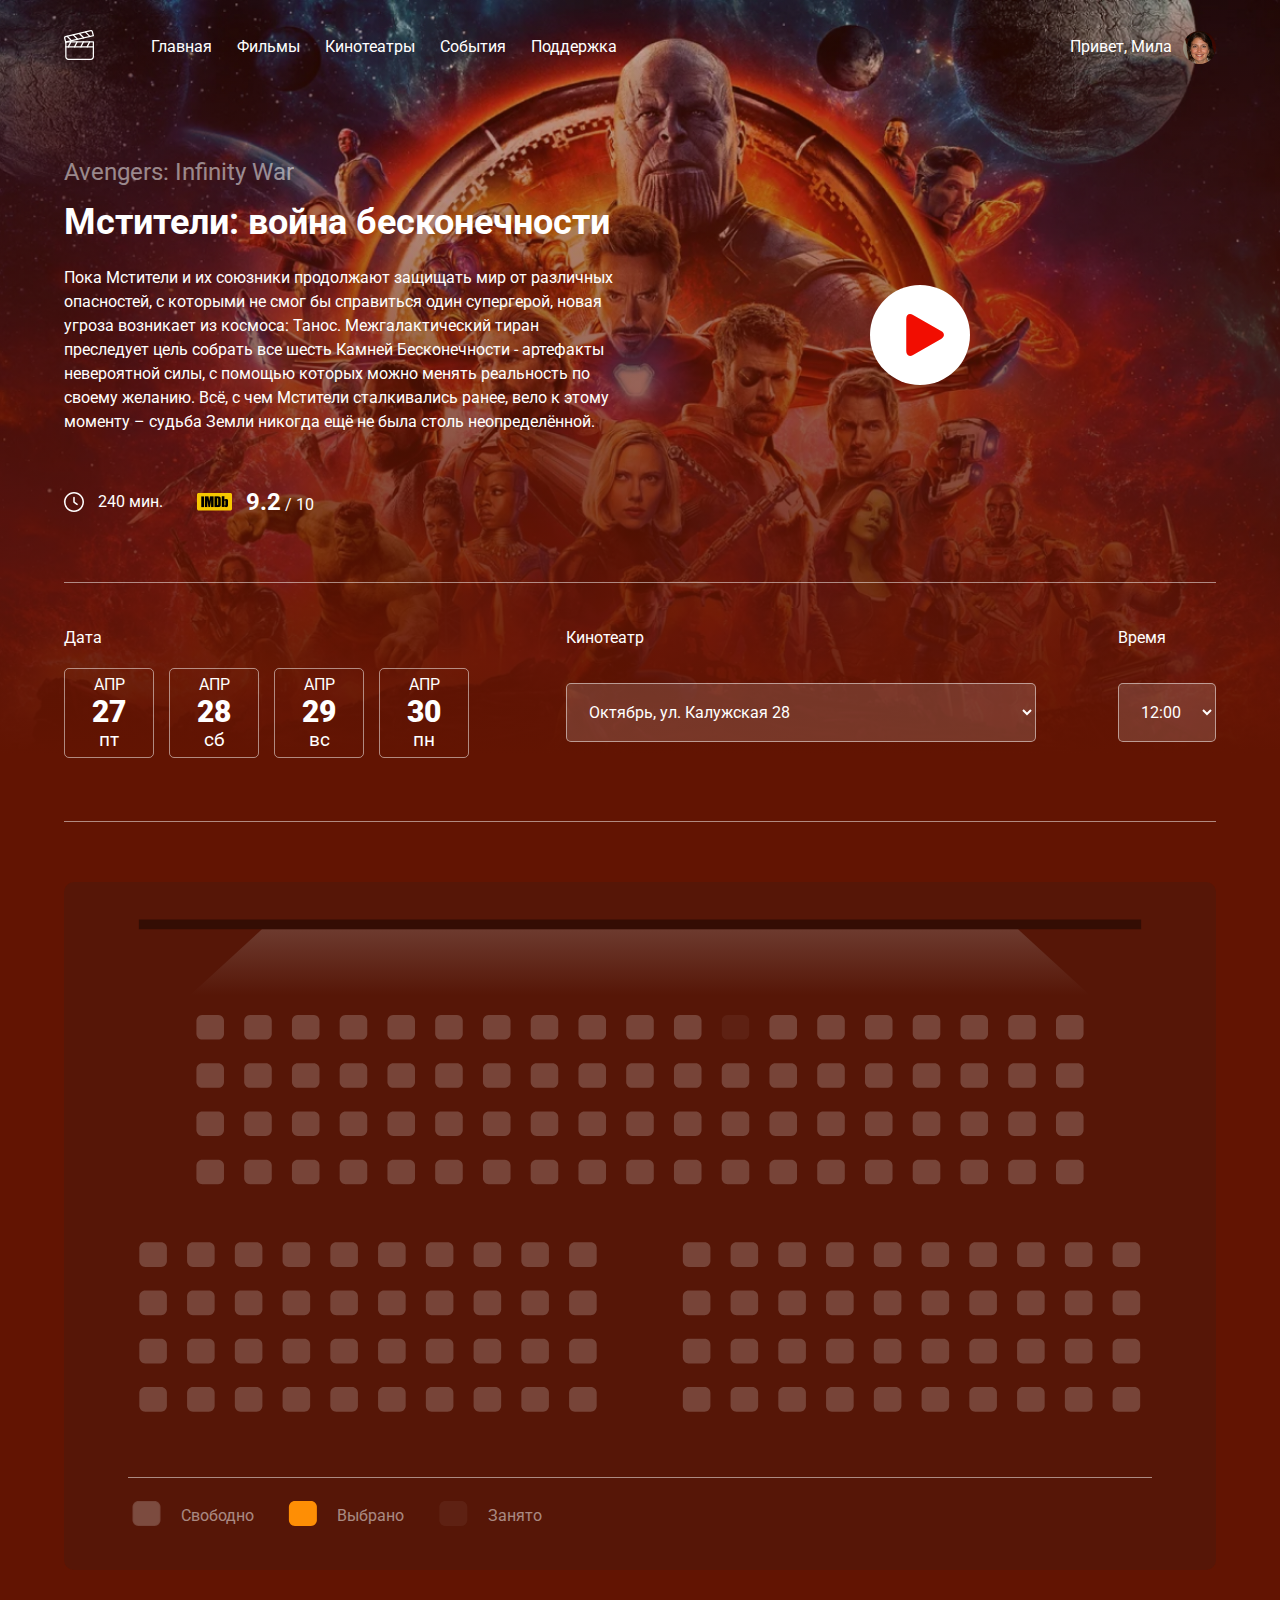
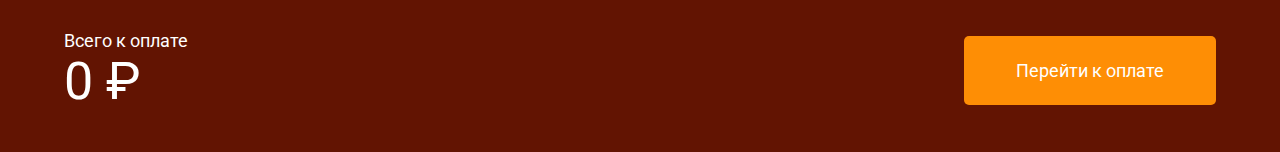
<file: index.html>
<!DOCTYPE html>
<html lang="ru">
<head>
    <meta charset="UTF-8">
    <meta http-equiv="X-UA-Compatible" content="IE=edge">
    <meta name="viewport" content="width=device-width, initial-scale=1.0">
    <link rel="preconnect" href="https://fonts.googleapis.com">
    <link rel="preconnect" href="https://fonts.gstatic.com" crossorigin>
    <link href="https://fonts.googleapis.com/css2?family=Roboto:wght@400;700;900&display=swap" rel="stylesheet">
    <link rel="stylesheet" href="css/normalize.css">
    <link rel="stylesheet" href="https://cdn.jsdelivr.net/npm/@fancyapps/ui/dist/fancybox.css"/>
    <link rel="stylesheet" href="css/style.css">
    <title>Online Cinema</title>
</head>
<body>
    <header class="header">
        <div class="navbar container">
            <a href="#!">
                <img src="./img/logo.svg" alt="logo">
            </a>
            <nav class="nav">
                <button class="m-menu"><svg width="15" height="9" viewBox="0 0 15 9" fill="none" xmlns="http://www.w3.org/2000/svg">
                    <line y1="0.5" x2="15" y2="0.5" stroke="white"/>
                    <line y1="4.5" x2="15" y2="4.5" stroke="white"/>
                    <line y1="8.5" x2="15" y2="8.5" stroke="white"/>
                    </svg>
                </button>
                <ul class="menu">
                    <li class="menu-item">
                        <a href="#!" class="menu-link">Главная</a>
                    </li>
                    <li class="menu-item">
                        <a href="#!" class="menu-link">Фильмы</a>
                    </li>
                    <li class="menu-item">
                        <a href="#!" class="menu-link">Кинотеатры</a>
                    </li>
                    <li class="menu-item">
                        <a href="#!" class="menu-link">События</a>
                    </li>
                    <li class="menu-item">
                        <a href="#!" class="menu-link">Поддержка</a>
                    </li>
                </ul>
            </nav>
            <div class="user">
                <span class="">Привет, Мила</span>
                <img class="avatar" src="img/avatar.png" alt="avatar">
            </div>
        </div>
        <!-- /.navbar -->
        <div class="film container">
            <div class="film-info">
                <small class="film-title-small">Avengers: Infinity War</small>
                <h1 class="film-title">Мстители: война бесконечности</h1>
                <p class="film-description">Пока Мстители и их союзники продолжают защищать мир от различных опасностей,
                    с которыми не смог бы справиться один супергерой, новая угроза возникает из космоса:
                    Танос. Межгалактический тиран преследует цель собрать все шесть
                    Камней Бесконечности - артефакты невероятной силы, с помощью которых можно менять реальность
                    по своему желанию. Всё, с чем Мстители сталкивались ранее,
                    вело к этому моменту – судьба Земли никогда ещё не была столь неопределённой.
                </p>
                <div class="film-details">
                    <div class="time">
                        <img src="./img/clock.svg" alt="clock" class="time-icon">
                        <span class="time-counter">240 мин.</span>
                    </div>
                    <div class="rating">
                        <img src="./img/imdb.png" alt="imdb logo" class="rating-icon">
                        <span class="rating-counter">
                            <strong class="rating-current">9.2</strong> / 10
                        </span>
                    </div>
                </div>
            </div>
            <!-- /.film-info -->
            <href= data-fancybox="video-gallery" data-src="https://www.youtube.com/watch?v=z2X2HaTvkl8" href="#" class="film-trailer">
                <svg width="100" height="100" viewBox="0 0 100 100" fill="none" xmlns="http://www.w3.org/2000/svg">
                <circle class="circle-button" cx="50" cy="50" r="50" fill="white"/>
                <g clip-path="url(#clip0)">
                <path d="M43.0758 30.0033C39.3071 27.8416 36.2518 29.6125 36.2518 33.9556V66.0059C36.2518 70.3533 39.3071 72.1219 43.0758 69.9623L71.0893 53.8967C74.8592 51.7342 74.8592 48.2306 71.0893 46.0686L43.0758 30.0033Z" fill="#F20D01"/>
                </g>
                <defs>
                <clipPath id="clip0">
                <rect width="41.8013" height="41.8013" fill="white" transform="translate(34.1837 29.0816)"/>
                </clipPath>
                </defs>
                </svg>
                </a>
        </div>
        <!-- /.div -->
        <div class="session container">
            <div class="session-date">
                <span class="session-label">Дата</span>
                <div class="session-date-block">
                    <div class="session-date-item">
                        <span class="session-month">АПР</span>
                        <span class="session-day">27</span>
                        <span class="session-week">пт</span>
                    </div>
                    <div class="session-date-item">
                        <span class="session-month">АПР</span>
                        <span class="session-day">28</span>
                        <span class="session-week">сб</span>
                    </div>
                    <div class="session-date-item">
                        <span class="session-month">АПР</span>
                        <span class="session-day">29</span>
                        <span class="session-week">вс</span>
                    </div>
                    <div class="session-date-item">
                        <span class="session-month">АПР</span>
                        <span class="session-day">30</span>
                        <span class="session-week">пн</span>
                    </div>
                </div>
            </div>
            <!-- /.date -->
            <div class="session-cinema">
                <span class="session-label">Кинотеатр</span>
                <select class="select select-cinema" name="cinema">
                    <option value="Октябрь, ул. Калужская 28">Октябрь, ул. Калужская 28</option>
                    <option value="IMAX, ул. Ленина 34">IMAX, ул. Ленина 34</option>
                    <option value="iMall, ул. Светлая 18">iMall, ул. Светлая 18</option>
                </select>
            </div>
            <!-- /.cinema -->
            <div class="session-time">
                <span class="session-label">Время</span>
                <select class="select" name="cinema">
                    <option value="12:00">12:00</option>
                    <option value="15:00">15:00</option>
                    <option value="18:00">18:00</option>
                </select>
            </div>
            <!-- /.session-time -->
        </div>
        <!-- /.session -->
    </header>
    <div class="scheme container">
        <svg class="scheme-svg" viewBox="0 0 1170 600" fill="none" xmlns="http://www.w3.org/2000/svg">           
            <path class="light" d="M128 115L201.04 48H968.96L1042 115H128Z" fill="url(#paint0_linear)"/>
            <line x1="76" y1="43" x2="1094" y2="43" stroke="black" stroke-opacity="0.39" stroke-width="10"/>
            <path d="M140.5 135C137.186 135 134.5 137.686 134.5 141V154C134.5 157.314 137.186 160 140.5 160H156.5C159.814 160 162.5 157.314 162.5 154V141C162.5 137.686 159.814 135 156.5 135H140.5Z" />
            <path d="M189 135C185.686 135 183 137.686 183 141V154C183 157.314 185.686 160 189 160H205C208.314 160 211 157.314 211 154V141C211 137.686 208.314 135 205 135H189Z" />
            <path d="M237.5 135C234.186 135 231.5 137.686 231.5 141V154C231.5 157.314 234.186 160 237.5 160H253.5C256.814 160 259.5 157.314 259.5 154V141C259.5 137.686 256.814 135 253.5 135H237.5Z" />
            <path d="M286 135C282.686 135 280 137.686 280 141V154C280 157.314 282.686 160 286 160H302C305.314 160 308 157.314 308 154V141C308 137.686 305.314 135 302 135H286Z" />
            <path d="M334.5 135C331.186 135 328.5 137.686 328.5 141V154C328.5 157.314 331.186 160 334.5 160H350.5C353.814 160 356.5 157.314 356.5 154V141C356.5 137.686 353.814 135 350.5 135H334.5Z" />
            <path d="M383 135C379.686 135 377 137.686 377 141V154C377 157.314 379.686 160 383 160H399C402.314 160 405 157.314 405 154V141C405 137.686 402.314 135 399 135H383Z" />
            <path d="M431.5 135C428.186 135 425.5 137.686 425.5 141V154C425.5 157.314 428.186 160 431.5 160H447.5C450.814 160 453.5 157.314 453.5 154V141C453.5 137.686 450.814 135 447.5 135H431.5Z" />
            <path d="M480 135C476.686 135 474 137.686 474 141V154C474 157.314 476.686 160 480 160H496C499.314 160 502 157.314 502 154V141C502 137.686 499.314 135 496 135H480Z" />
            <path d="M528.5 135C525.186 135 522.5 137.686 522.5 141V154C522.5 157.314 525.186 160 528.5 160H544.5C547.814 160 550.5 157.314 550.5 154V141C550.5 137.686 547.814 135 544.5 135H528.5Z" />
            <path d="M577 135C573.686 135 571 137.686 571 141V154C571 157.314 573.686 160 577 160H593C596.314 160 599 157.314 599 154V141C599 137.686 596.314 135 593 135H577Z" />
            <path d="M625.5 135C622.186 135 619.5 137.686 619.5 141V154C619.5 157.314 622.186 160 625.5 160H641.5C644.814 160 647.5 157.314 647.5 154V141C647.5 137.686 644.814 135 641.5 135H625.5Z" />
            <path class="booked" d="M674 135C670.686 135 668 137.686 668 141V154C668 157.314 670.686 160 674 160H690C693.314 160 696 157.314 696 154V141C696 137.686 693.314 135 690 135H674Z" />
            <path d="M722.5 135C719.186 135 716.5 137.686 716.5 141V154C716.5 157.314 719.186 160 722.5 160H738.5C741.814 160 744.5 157.314 744.5 154V141C744.5 137.686 741.814 135 738.5 135H722.5Z" />
            <path d="M771 135C767.686 135 765 137.686 765 141V154C765 157.314 767.686 160 771 160H787C790.314 160 793 157.314 793 154V141C793 137.686 790.314 135 787 135H771Z" />
            <path d="M819.5 135C816.186 135 813.5 137.686 813.5 141V154C813.5 157.314 816.186 160 819.5 160H835.5C838.814 160 841.5 157.314 841.5 154V141C841.5 137.686 838.814 135 835.5 135H819.5Z" />
            <path d="M868 135C864.686 135 862 137.686 862 141V154C862 157.314 864.686 160 868 160H884C887.314 160 890 157.314 890 154V141C890 137.686 887.314 135 884 135H868Z" />
            <path d="M916.5 135C913.186 135 910.5 137.686 910.5 141V154C910.5 157.314 913.186 160 916.5 160H932.5C935.814 160 938.5 157.314 938.5 154V141C938.5 137.686 935.814 135 932.5 135H916.5Z" />
            <path d="M965 135C961.686 135 959 137.686 959 141V154C959 157.314 961.686 160 965 160H981C984.314 160 987 157.314 987 154V141C987 137.686 984.314 135 981 135H965Z" />
            <path d="M1013.5 135C1010.19 135 1007.5 137.686 1007.5 141V154C1007.5 157.314 1010.19 160 1013.5 160H1029.5C1032.81 160 1035.5 157.314 1035.5 154V141C1035.5 137.686 1032.81 135 1029.5 135H1013.5Z" />
            <path d="M140.5 184C137.186 184 134.5 186.686 134.5 190V203C134.5 206.314 137.186 209 140.5 209H156.5C159.814 209 162.5 206.314 162.5 203V190C162.5 186.686 159.814 184 156.5 184H140.5Z" />
            <path d="M189 184C185.686 184 183 186.686 183 190V203C183 206.314 185.686 209 189 209H205C208.314 209 211 206.314 211 203V190C211 186.686 208.314 184 205 184H189Z" />
            <path d="M237.5 184C234.186 184 231.5 186.686 231.5 190V203C231.5 206.314 234.186 209 237.5 209H253.5C256.814 209 259.5 206.314 259.5 203V190C259.5 186.686 256.814 184 253.5 184H237.5Z" />
            <path d="M286 184C282.686 184 280 186.686 280 190V203C280 206.314 282.686 209 286 209H302C305.314 209 308 206.314 308 203V190C308 186.686 305.314 184 302 184H286Z" />
            <path d="M334.5 184C331.186 184 328.5 186.686 328.5 190V203C328.5 206.314 331.186 209 334.5 209H350.5C353.814 209 356.5 206.314 356.5 203V190C356.5 186.686 353.814 184 350.5 184H334.5Z" />
            <path d="M383 184C379.686 184 377 186.686 377 190V203C377 206.314 379.686 209 383 209H399C402.314 209 405 206.314 405 203V190C405 186.686 402.314 184 399 184H383Z" />
            <path d="M431.5 184C428.186 184 425.5 186.686 425.5 190V203C425.5 206.314 428.186 209 431.5 209H447.5C450.814 209 453.5 206.314 453.5 203V190C453.5 186.686 450.814 184 447.5 184H431.5Z" />
            <path d="M480 184C476.686 184 474 186.686 474 190V203C474 206.314 476.686 209 480 209H496C499.314 209 502 206.314 502 203V190C502 186.686 499.314 184 496 184H480Z" />
            <path d="M528.5 184C525.186 184 522.5 186.686 522.5 190V203C522.5 206.314 525.186 209 528.5 209H544.5C547.814 209 550.5 206.314 550.5 203V190C550.5 186.686 547.814 184 544.5 184H528.5Z" />
            <path d="M577 184C573.686 184 571 186.686 571 190V203C571 206.314 573.686 209 577 209H593C596.314 209 599 206.314 599 203V190C599 186.686 596.314 184 593 184H577Z" />
            <path d="M625.5 184C622.186 184 619.5 186.686 619.5 190V203C619.5 206.314 622.186 209 625.5 209H641.5C644.814 209 647.5 206.314 647.5 203V190C647.5 186.686 644.814 184 641.5 184H625.5Z" />
            <path d="M674 184C670.686 184 668 186.686 668 190V203C668 206.314 670.686 209 674 209H690C693.314 209 696 206.314 696 203V190C696 186.686 693.314 184 690 184H674Z" />
            <path d="M722.5 184C719.186 184 716.5 186.686 716.5 190V203C716.5 206.314 719.186 209 722.5 209H738.5C741.814 209 744.5 206.314 744.5 203V190C744.5 186.686 741.814 184 738.5 184H722.5Z" />
            <path d="M771 184C767.686 184 765 186.686 765 190V203C765 206.314 767.686 209 771 209H787C790.314 209 793 206.314 793 203V190C793 186.686 790.314 184 787 184H771Z" />
            <path d="M819.5 184C816.186 184 813.5 186.686 813.5 190V203C813.5 206.314 816.186 209 819.5 209H835.5C838.814 209 841.5 206.314 841.5 203V190C841.5 186.686 838.814 184 835.5 184H819.5Z" />
            <path d="M868 184C864.686 184 862 186.686 862 190V203C862 206.314 864.686 209 868 209H884C887.314 209 890 206.314 890 203V190C890 186.686 887.314 184 884 184H868Z" />
            <path d="M916.5 184C913.186 184 910.5 186.686 910.5 190V203C910.5 206.314 913.186 209 916.5 209H932.5C935.814 209 938.5 206.314 938.5 203V190C938.5 186.686 935.814 184 932.5 184H916.5Z" />
            <path d="M965 184C961.686 184 959 186.686 959 190V203C959 206.314 961.686 209 965 209H981C984.314 209 987 206.314 987 203V190C987 186.686 984.314 184 981 184H965Z" />
            <path d="M1013.5 184C1010.19 184 1007.5 186.686 1007.5 190V203C1007.5 206.314 1010.19 209 1013.5 209H1029.5C1032.81 209 1035.5 206.314 1035.5 203V190C1035.5 186.686 1032.81 184 1029.5 184H1013.5Z" />
            <path d="M140.5 233C137.186 233 134.5 235.686 134.5 239V252C134.5 255.314 137.186 258 140.5 258H156.5C159.814 258 162.5 255.314 162.5 252V239C162.5 235.686 159.814 233 156.5 233H140.5Z" />
            <path d="M189 233C185.686 233 183 235.686 183 239V252C183 255.314 185.686 258 189 258H205C208.314 258 211 255.314 211 252V239C211 235.686 208.314 233 205 233H189Z" />
            <path d="M237.5 233C234.186 233 231.5 235.686 231.5 239V252C231.5 255.314 234.186 258 237.5 258H253.5C256.814 258 259.5 255.314 259.5 252V239C259.5 235.686 256.814 233 253.5 233H237.5Z" />
            <path d="M286 233C282.686 233 280 235.686 280 239V252C280 255.314 282.686 258 286 258H302C305.314 258 308 255.314 308 252V239C308 235.686 305.314 233 302 233H286Z" />
            <path d="M334.5 233C331.186 233 328.5 235.686 328.5 239V252C328.5 255.314 331.186 258 334.5 258H350.5C353.814 258 356.5 255.314 356.5 252V239C356.5 235.686 353.814 233 350.5 233H334.5Z" />
            <path d="M383 233C379.686 233 377 235.686 377 239V252C377 255.314 379.686 258 383 258H399C402.314 258 405 255.314 405 252V239C405 235.686 402.314 233 399 233H383Z" />
            <path d="M431.5 233C428.186 233 425.5 235.686 425.5 239V252C425.5 255.314 428.186 258 431.5 258H447.5C450.814 258 453.5 255.314 453.5 252V239C453.5 235.686 450.814 233 447.5 233H431.5Z" />
            <path d="M480 233C476.686 233 474 235.686 474 239V252C474 255.314 476.686 258 480 258H496C499.314 258 502 255.314 502 252V239C502 235.686 499.314 233 496 233H480Z" />
            <path d="M528.5 233C525.186 233 522.5 235.686 522.5 239V252C522.5 255.314 525.186 258 528.5 258H544.5C547.814 258 550.5 255.314 550.5 252V239C550.5 235.686 547.814 233 544.5 233H528.5Z" />
            <path d="M577 233C573.686 233 571 235.686 571 239V252C571 255.314 573.686 258 577 258H593C596.314 258 599 255.314 599 252V239C599 235.686 596.314 233 593 233H577Z" />
            <path d="M625.5 233C622.186 233 619.5 235.686 619.5 239V252C619.5 255.314 622.186 258 625.5 258H641.5C644.814 258 647.5 255.314 647.5 252V239C647.5 235.686 644.814 233 641.5 233H625.5Z" />
            <path d="M674 233C670.686 233 668 235.686 668 239V252C668 255.314 670.686 258 674 258H690C693.314 258 696 255.314 696 252V239C696 235.686 693.314 233 690 233H674Z" />
            <path d="M722.5 233C719.186 233 716.5 235.686 716.5 239V252C716.5 255.314 719.186 258 722.5 258H738.5C741.814 258 744.5 255.314 744.5 252V239C744.5 235.686 741.814 233 738.5 233H722.5Z" />
            <path d="M771 233C767.686 233 765 235.686 765 239V252C765 255.314 767.686 258 771 258H787C790.314 258 793 255.314 793 252V239C793 235.686 790.314 233 787 233H771Z" />
            <path d="M819.5 233C816.186 233 813.5 235.686 813.5 239V252C813.5 255.314 816.186 258 819.5 258H835.5C838.814 258 841.5 255.314 841.5 252V239C841.5 235.686 838.814 233 835.5 233H819.5Z" />
            <path d="M868 233C864.686 233 862 235.686 862 239V252C862 255.314 864.686 258 868 258H884C887.314 258 890 255.314 890 252V239C890 235.686 887.314 233 884 233H868Z" />
            <path d="M916.5 233C913.186 233 910.5 235.686 910.5 239V252C910.5 255.314 913.186 258 916.5 258H932.5C935.814 258 938.5 255.314 938.5 252V239C938.5 235.686 935.814 233 932.5 233H916.5Z" />
            <path d="M965 233C961.686 233 959 235.686 959 239V252C959 255.314 961.686 258 965 258H981C984.314 258 987 255.314 987 252V239C987 235.686 984.314 233 981 233H965Z" />
            <path d="M1013.5 233C1010.19 233 1007.5 235.686 1007.5 239V252C1007.5 255.314 1010.19 258 1013.5 258H1029.5C1032.81 258 1035.5 255.314 1035.5 252V239C1035.5 235.686 1032.81 233 1029.5 233H1013.5Z" />
            <path d="M140.5 282C137.186 282 134.5 284.686 134.5 288V301C134.5 304.314 137.186 307 140.5 307H156.5C159.814 307 162.5 304.314 162.5 301V288C162.5 284.686 159.814 282 156.5 282H140.5Z" />
            <path d="M189 282C185.686 282 183 284.686 183 288V301C183 304.314 185.686 307 189 307H205C208.314 307 211 304.314 211 301V288C211 284.686 208.314 282 205 282H189Z" />
            <path d="M237.5 282C234.186 282 231.5 284.686 231.5 288V301C231.5 304.314 234.186 307 237.5 307H253.5C256.814 307 259.5 304.314 259.5 301V288C259.5 284.686 256.814 282 253.5 282H237.5Z" />
            <path d="M286 282C282.686 282 280 284.686 280 288V301C280 304.314 282.686 307 286 307H302C305.314 307 308 304.314 308 301V288C308 284.686 305.314 282 302 282H286Z" />
            <path d="M334.5 282C331.186 282 328.5 284.686 328.5 288V301C328.5 304.314 331.186 307 334.5 307H350.5C353.814 307 356.5 304.314 356.5 301V288C356.5 284.686 353.814 282 350.5 282H334.5Z" />
            <path d="M383 282C379.686 282 377 284.686 377 288V301C377 304.314 379.686 307 383 307H399C402.314 307 405 304.314 405 301V288C405 284.686 402.314 282 399 282H383Z" />
            <path d="M431.5 282C428.186 282 425.5 284.686 425.5 288V301C425.5 304.314 428.186 307 431.5 307H447.5C450.814 307 453.5 304.314 453.5 301V288C453.5 284.686 450.814 282 447.5 282H431.5Z" />
            <path d="M480 282C476.686 282 474 284.686 474 288V301C474 304.314 476.686 307 480 307H496C499.314 307 502 304.314 502 301V288C502 284.686 499.314 282 496 282H480Z" />
            <path d="M528.5 282C525.186 282 522.5 284.686 522.5 288V301C522.5 304.314 525.186 307 528.5 307H544.5C547.814 307 550.5 304.314 550.5 301V288C550.5 284.686 547.814 282 544.5 282H528.5Z" />
            <path d="M577 282C573.686 282 571 284.686 571 288V301C571 304.314 573.686 307 577 307H593C596.314 307 599 304.314 599 301V288C599 284.686 596.314 282 593 282H577Z" />
            <path d="M625.5 282C622.186 282 619.5 284.686 619.5 288V301C619.5 304.314 622.186 307 625.5 307H641.5C644.814 307 647.5 304.314 647.5 301V288C647.5 284.686 644.814 282 641.5 282H625.5Z" />
            <path d="M674 282C670.686 282 668 284.686 668 288V301C668 304.314 670.686 307 674 307H690C693.314 307 696 304.314 696 301V288C696 284.686 693.314 282 690 282H674Z" />
            <path d="M722.5 282C719.186 282 716.5 284.686 716.5 288V301C716.5 304.314 719.186 307 722.5 307H738.5C741.814 307 744.5 304.314 744.5 301V288C744.5 284.686 741.814 282 738.5 282H722.5Z" />
            <path d="M771 282C767.686 282 765 284.686 765 288V301C765 304.314 767.686 307 771 307H787C790.314 307 793 304.314 793 301V288C793 284.686 790.314 282 787 282H771Z" />
            <path d="M819.5 282C816.186 282 813.5 284.686 813.5 288V301C813.5 304.314 816.186 307 819.5 307H835.5C838.814 307 841.5 304.314 841.5 301V288C841.5 284.686 838.814 282 835.5 282H819.5Z" />
            <path d="M868 282C864.686 282 862 284.686 862 288V301C862 304.314 864.686 307 868 307H884C887.314 307 890 304.314 890 301V288C890 284.686 887.314 282 884 282H868Z" />
            <path d="M916.5 282C913.186 282 910.5 284.686 910.5 288V301C910.5 304.314 913.186 307 916.5 307H932.5C935.814 307 938.5 304.314 938.5 301V288C938.5 284.686 935.814 282 932.5 282H916.5Z" />
            <path d="M965 282C961.686 282 959 284.686 959 288V301C959 304.314 961.686 307 965 307H981C984.314 307 987 304.314 987 301V288C987 284.686 984.314 282 981 282H965Z" />
            <path d="M1013.5 282C1010.19 282 1007.5 284.686 1007.5 288V301C1007.5 304.314 1010.19 307 1013.5 307H1029.5C1032.81 307 1035.5 304.314 1035.5 301V288C1035.5 284.686 1032.81 282 1029.5 282H1013.5Z" />
            <path d="M82.5 366C79.1863 366 76.5 368.686 76.5 372V385C76.5 388.314 79.1863 391 82.5 391H98.5C101.814 391 104.5 388.314 104.5 385V372C104.5 368.686 101.814 366 98.5 366H82.5Z" />
            <path d="M131 366C127.686 366 125 368.686 125 372V385C125 388.314 127.686 391 131 391H147C150.314 391 153 388.314 153 385V372C153 368.686 150.314 366 147 366H131Z" />
            <path d="M179.5 366C176.186 366 173.5 368.686 173.5 372V385C173.5 388.314 176.186 391 179.5 391H195.5C198.814 391 201.5 388.314 201.5 385V372C201.5 368.686 198.814 366 195.5 366H179.5Z" />
            <path d="M228 366C224.686 366 222 368.686 222 372V385C222 388.314 224.686 391 228 391H244C247.314 391 250 388.314 250 385V372C250 368.686 247.314 366 244 366H228Z" />
            <path d="M276.5 366C273.186 366 270.5 368.686 270.5 372V385C270.5 388.314 273.186 391 276.5 391H292.5C295.814 391 298.5 388.314 298.5 385V372C298.5 368.686 295.814 366 292.5 366H276.5Z" />
            <path d="M325 366C321.686 366 319 368.686 319 372V385C319 388.314 321.686 391 325 391H341C344.314 391 347 388.314 347 385V372C347 368.686 344.314 366 341 366H325Z" />
            <path d="M373.5 366C370.186 366 367.5 368.686 367.5 372V385C367.5 388.314 370.186 391 373.5 391H389.5C392.814 391 395.5 388.314 395.5 385V372C395.5 368.686 392.814 366 389.5 366H373.5Z" />
            <path d="M422 366C418.686 366 416 368.686 416 372V385C416 388.314 418.686 391 422 391H438C441.314 391 444 388.314 444 385V372C444 368.686 441.314 366 438 366H422Z" />
            <path d="M470.5 366C467.186 366 464.5 368.686 464.5 372V385C464.5 388.314 467.186 391 470.5 391H486.5C489.814 391 492.5 388.314 492.5 385V372C492.5 368.686 489.814 366 486.5 366H470.5Z" />
            <path d="M519 366C515.686 366 513 368.686 513 372V385C513 388.314 515.686 391 519 391H535C538.314 391 541 388.314 541 385V372C541 368.686 538.314 366 535 366H519Z" />
            <path d="M82.5 415C79.1863 415 76.5 417.686 76.5 421V434C76.5 437.314 79.1863 440 82.5 440H98.5C101.814 440 104.5 437.314 104.5 434V421C104.5 417.686 101.814 415 98.5 415H82.5Z" />
            <path d="M131 415C127.686 415 125 417.686 125 421V434C125 437.314 127.686 440 131 440H147C150.314 440 153 437.314 153 434V421C153 417.686 150.314 415 147 415H131Z" />
            <path d="M179.5 415C176.186 415 173.5 417.686 173.5 421V434C173.5 437.314 176.186 440 179.5 440H195.5C198.814 440 201.5 437.314 201.5 434V421C201.5 417.686 198.814 415 195.5 415H179.5Z" />
            <path d="M228 415C224.686 415 222 417.686 222 421V434C222 437.314 224.686 440 228 440H244C247.314 440 250 437.314 250 434V421C250 417.686 247.314 415 244 415H228Z" />
            <path d="M276.5 415C273.186 415 270.5 417.686 270.5 421V434C270.5 437.314 273.186 440 276.5 440H292.5C295.814 440 298.5 437.314 298.5 434V421C298.5 417.686 295.814 415 292.5 415H276.5Z" />
            <path d="M325 415C321.686 415 319 417.686 319 421V434C319 437.314 321.686 440 325 440H341C344.314 440 347 437.314 347 434V421C347 417.686 344.314 415 341 415H325Z" />
            <path d="M373.5 415C370.186 415 367.5 417.686 367.5 421V434C367.5 437.314 370.186 440 373.5 440H389.5C392.814 440 395.5 437.314 395.5 434V421C395.5 417.686 392.814 415 389.5 415H373.5Z" />
            <path d="M422 415C418.686 415 416 417.686 416 421V434C416 437.314 418.686 440 422 440H438C441.314 440 444 437.314 444 434V421C444 417.686 441.314 415 438 415H422Z" />
            <path d="M470.5 415C467.186 415 464.5 417.686 464.5 421V434C464.5 437.314 467.186 440 470.5 440H486.5C489.814 440 492.5 437.314 492.5 434V421C492.5 417.686 489.814 415 486.5 415H470.5Z" />
            <path d="M519 415C515.686 415 513 417.686 513 421V434C513 437.314 515.686 440 519 440H535C538.314 440 541 437.314 541 434V421C541 417.686 538.314 415 535 415H519Z" />
            <path d="M82.5 464C79.1863 464 76.5 466.686 76.5 470V483C76.5 486.314 79.1863 489 82.5 489H98.5C101.814 489 104.5 486.314 104.5 483V470C104.5 466.686 101.814 464 98.5 464H82.5Z" />
            <path d="M131 464C127.686 464 125 466.686 125 470V483C125 486.314 127.686 489 131 489H147C150.314 489 153 486.314 153 483V470C153 466.686 150.314 464 147 464H131Z" />
            <path d="M179.5 464C176.186 464 173.5 466.686 173.5 470V483C173.5 486.314 176.186 489 179.5 489H195.5C198.814 489 201.5 486.314 201.5 483V470C201.5 466.686 198.814 464 195.5 464H179.5Z" />
            <path d="M228 464C224.686 464 222 466.686 222 470V483C222 486.314 224.686 489 228 489H244C247.314 489 250 486.314 250 483V470C250 466.686 247.314 464 244 464H228Z" />
            <path d="M276.5 464C273.186 464 270.5 466.686 270.5 470V483C270.5 486.314 273.186 489 276.5 489H292.5C295.814 489 298.5 486.314 298.5 483V470C298.5 466.686 295.814 464 292.5 464H276.5Z" />
            <path d="M325 464C321.686 464 319 466.686 319 470V483C319 486.314 321.686 489 325 489H341C344.314 489 347 486.314 347 483V470C347 466.686 344.314 464 341 464H325Z" />
            <path d="M373.5 464C370.186 464 367.5 466.686 367.5 470V483C367.5 486.314 370.186 489 373.5 489H389.5C392.814 489 395.5 486.314 395.5 483V470C395.5 466.686 392.814 464 389.5 464H373.5Z" />
            <path d="M422 464C418.686 464 416 466.686 416 470V483C416 486.314 418.686 489 422 489H438C441.314 489 444 486.314 444 483V470C444 466.686 441.314 464 438 464H422Z" />
            <path d="M470.5 464C467.186 464 464.5 466.686 464.5 470V483C464.5 486.314 467.186 489 470.5 489H486.5C489.814 489 492.5 486.314 492.5 483V470C492.5 466.686 489.814 464 486.5 464H470.5Z" />
            <path d="M519 464C515.686 464 513 466.686 513 470V483C513 486.314 515.686 489 519 489H535C538.314 489 541 486.314 541 483V470C541 466.686 538.314 464 535 464H519Z" />
            <path d="M82.5 513C79.1863 513 76.5 515.686 76.5 519V532C76.5 535.314 79.1863 538 82.5 538H98.5C101.814 538 104.5 535.314 104.5 532V519C104.5 515.686 101.814 513 98.5 513H82.5Z" />
            <path d="M131 513C127.686 513 125 515.686 125 519V532C125 535.314 127.686 538 131 538H147C150.314 538 153 535.314 153 532V519C153 515.686 150.314 513 147 513H131Z" />
            <path d="M179.5 513C176.186 513 173.5 515.686 173.5 519V532C173.5 535.314 176.186 538 179.5 538H195.5C198.814 538 201.5 535.314 201.5 532V519C201.5 515.686 198.814 513 195.5 513H179.5Z" />
            <path d="M228 513C224.686 513 222 515.686 222 519V532C222 535.314 224.686 538 228 538H244C247.314 538 250 535.314 250 532V519C250 515.686 247.314 513 244 513H228Z" />
            <path d="M276.5 513C273.186 513 270.5 515.686 270.5 519V532C270.5 535.314 273.186 538 276.5 538H292.5C295.814 538 298.5 535.314 298.5 532V519C298.5 515.686 295.814 513 292.5 513H276.5Z" />
            <path d="M325 513C321.686 513 319 515.686 319 519V532C319 535.314 321.686 538 325 538H341C344.314 538 347 535.314 347 532V519C347 515.686 344.314 513 341 513H325Z" />
            <path d="M373.5 513C370.186 513 367.5 515.686 367.5 519V532C367.5 535.314 370.186 538 373.5 538H389.5C392.814 538 395.5 535.314 395.5 532V519C395.5 515.686 392.814 513 389.5 513H373.5Z" />
            <path d="M422 513C418.686 513 416 515.686 416 519V532C416 535.314 418.686 538 422 538H438C441.314 538 444 535.314 444 532V519C444 515.686 441.314 513 438 513H422Z" />
            <path d="M470.5 513C467.186 513 464.5 515.686 464.5 519V532C464.5 535.314 467.186 538 470.5 538H486.5C489.814 538 492.5 535.314 492.5 532V519C492.5 515.686 489.814 513 486.5 513H470.5Z" />
            <path d="M519 513C515.686 513 513 515.686 513 519V532C513 535.314 515.686 538 519 538H535C538.314 538 541 535.314 541 532V519C541 515.686 538.314 513 535 513H519Z" />
            <path d="M634.5 366C631.186 366 628.5 368.686 628.5 372V385C628.5 388.314 631.186 391 634.5 391H650.5C653.814 391 656.5 388.314 656.5 385V372C656.5 368.686 653.814 366 650.5 366H634.5Z" />
            <path d="M683 366C679.686 366 677 368.686 677 372V385C677 388.314 679.686 391 683 391H699C702.314 391 705 388.314 705 385V372C705 368.686 702.314 366 699 366H683Z" />
            <path d="M731.5 366C728.186 366 725.5 368.686 725.5 372V385C725.5 388.314 728.186 391 731.5 391H747.5C750.814 391 753.5 388.314 753.5 385V372C753.5 368.686 750.814 366 747.5 366H731.5Z" />
            <path d="M780 366C776.686 366 774 368.686 774 372V385C774 388.314 776.686 391 780 391H796C799.314 391 802 388.314 802 385V372C802 368.686 799.314 366 796 366H780Z" />
            <path d="M828.5 366C825.186 366 822.5 368.686 822.5 372V385C822.5 388.314 825.186 391 828.5 391H844.5C847.814 391 850.5 388.314 850.5 385V372C850.5 368.686 847.814 366 844.5 366H828.5Z" />
            <path d="M877 366C873.686 366 871 368.686 871 372V385C871 388.314 873.686 391 877 391H893C896.314 391 899 388.314 899 385V372C899 368.686 896.314 366 893 366H877Z" />
            <path d="M925.5 366C922.186 366 919.5 368.686 919.5 372V385C919.5 388.314 922.186 391 925.5 391H941.5C944.814 391 947.5 388.314 947.5 385V372C947.5 368.686 944.814 366 941.5 366H925.5Z" />
            <path d="M974 366C970.686 366 968 368.686 968 372V385C968 388.314 970.686 391 974 391H990C993.314 391 996 388.314 996 385V372C996 368.686 993.314 366 990 366H974Z" />
            <path d="M1022.5 366C1019.19 366 1016.5 368.686 1016.5 372V385C1016.5 388.314 1019.19 391 1022.5 391H1038.5C1041.81 391 1044.5 388.314 1044.5 385V372C1044.5 368.686 1041.81 366 1038.5 366H1022.5Z" />
            <path d="M1071 366C1067.69 366 1065 368.686 1065 372V385C1065 388.314 1067.69 391 1071 391H1087C1090.31 391 1093 388.314 1093 385V372C1093 368.686 1090.31 366 1087 366H1071Z" />
            <path d="M634.5 415C631.186 415 628.5 417.686 628.5 421V434C628.5 437.314 631.186 440 634.5 440H650.5C653.814 440 656.5 437.314 656.5 434V421C656.5 417.686 653.814 415 650.5 415H634.5Z" />
            <path d="M683 415C679.686 415 677 417.686 677 421V434C677 437.314 679.686 440 683 440H699C702.314 440 705 437.314 705 434V421C705 417.686 702.314 415 699 415H683Z" />
            <path d="M731.5 415C728.186 415 725.5 417.686 725.5 421V434C725.5 437.314 728.186 440 731.5 440H747.5C750.814 440 753.5 437.314 753.5 434V421C753.5 417.686 750.814 415 747.5 415H731.5Z" />
            <path d="M780 415C776.686 415 774 417.686 774 421V434C774 437.314 776.686 440 780 440H796C799.314 440 802 437.314 802 434V421C802 417.686 799.314 415 796 415H780Z" />
            <path d="M828.5 415C825.186 415 822.5 417.686 822.5 421V434C822.5 437.314 825.186 440 828.5 440H844.5C847.814 440 850.5 437.314 850.5 434V421C850.5 417.686 847.814 415 844.5 415H828.5Z" />
            <path d="M877 415C873.686 415 871 417.686 871 421V434C871 437.314 873.686 440 877 440H893C896.314 440 899 437.314 899 434V421C899 417.686 896.314 415 893 415H877Z" />
            <path d="M925.5 415C922.186 415 919.5 417.686 919.5 421V434C919.5 437.314 922.186 440 925.5 440H941.5C944.814 440 947.5 437.314 947.5 434V421C947.5 417.686 944.814 415 941.5 415H925.5Z" />
            <path d="M974 415C970.686 415 968 417.686 968 421V434C968 437.314 970.686 440 974 440H990C993.314 440 996 437.314 996 434V421C996 417.686 993.314 415 990 415H974Z" />
            <path d="M1022.5 415C1019.19 415 1016.5 417.686 1016.5 421V434C1016.5 437.314 1019.19 440 1022.5 440H1038.5C1041.81 440 1044.5 437.314 1044.5 434V421C1044.5 417.686 1041.81 415 1038.5 415H1022.5Z" />
            <path d="M1071 415C1067.69 415 1065 417.686 1065 421V434C1065 437.314 1067.69 440 1071 440H1087C1090.31 440 1093 437.314 1093 434V421C1093 417.686 1090.31 415 1087 415H1071Z" />
            <path d="M634.5 464C631.186 464 628.5 466.686 628.5 470V483C628.5 486.314 631.186 489 634.5 489H650.5C653.814 489 656.5 486.314 656.5 483V470C656.5 466.686 653.814 464 650.5 464H634.5Z" />
            <path d="M683 464C679.686 464 677 466.686 677 470V483C677 486.314 679.686 489 683 489H699C702.314 489 705 486.314 705 483V470C705 466.686 702.314 464 699 464H683Z" />
            <path d="M731.5 464C728.186 464 725.5 466.686 725.5 470V483C725.5 486.314 728.186 489 731.5 489H747.5C750.814 489 753.5 486.314 753.5 483V470C753.5 466.686 750.814 464 747.5 464H731.5Z" />
            <path d="M780 464C776.686 464 774 466.686 774 470V483C774 486.314 776.686 489 780 489H796C799.314 489 802 486.314 802 483V470C802 466.686 799.314 464 796 464H780Z" />
            <path d="M828.5 464C825.186 464 822.5 466.686 822.5 470V483C822.5 486.314 825.186 489 828.5 489H844.5C847.814 489 850.5 486.314 850.5 483V470C850.5 466.686 847.814 464 844.5 464H828.5Z" />
            <path d="M877 464C873.686 464 871 466.686 871 470V483C871 486.314 873.686 489 877 489H893C896.314 489 899 486.314 899 483V470C899 466.686 896.314 464 893 464H877Z" />
            <path d="M925.5 464C922.186 464 919.5 466.686 919.5 470V483C919.5 486.314 922.186 489 925.5 489H941.5C944.814 489 947.5 486.314 947.5 483V470C947.5 466.686 944.814 464 941.5 464H925.5Z" />
            <path d="M974 464C970.686 464 968 466.686 968 470V483C968 486.314 970.686 489 974 489H990C993.314 489 996 486.314 996 483V470C996 466.686 993.314 464 990 464H974Z" />
            <path d="M1022.5 464C1019.19 464 1016.5 466.686 1016.5 470V483C1016.5 486.314 1019.19 489 1022.5 489H1038.5C1041.81 489 1044.5 486.314 1044.5 483V470C1044.5 466.686 1041.81 464 1038.5 464H1022.5Z" />
            <path d="M1071 464C1067.69 464 1065 466.686 1065 470V483C1065 486.314 1067.69 489 1071 489H1087C1090.31 489 1093 486.314 1093 483V470C1093 466.686 1090.31 464 1087 464H1071Z" />
            <path d="M634.5 513C631.186 513 628.5 515.686 628.5 519V532C628.5 535.314 631.186 538 634.5 538H650.5C653.814 538 656.5 535.314 656.5 532V519C656.5 515.686 653.814 513 650.5 513H634.5Z" />
            <path d="M683 513C679.686 513 677 515.686 677 519V532C677 535.314 679.686 538 683 538H699C702.314 538 705 535.314 705 532V519C705 515.686 702.314 513 699 513H683Z" />
            <path d="M731.5 513C728.186 513 725.5 515.686 725.5 519V532C725.5 535.314 728.186 538 731.5 538H747.5C750.814 538 753.5 535.314 753.5 532V519C753.5 515.686 750.814 513 747.5 513H731.5Z" />
            <path d="M780 513C776.686 513 774 515.686 774 519V532C774 535.314 776.686 538 780 538H796C799.314 538 802 535.314 802 532V519C802 515.686 799.314 513 796 513H780Z" />
            <path d="M828.5 513C825.186 513 822.5 515.686 822.5 519V532C822.5 535.314 825.186 538 828.5 538H844.5C847.814 538 850.5 535.314 850.5 532V519C850.5 515.686 847.814 513 844.5 513H828.5Z" />
            <path d="M877 513C873.686 513 871 515.686 871 519V532C871 535.314 873.686 538 877 538H893C896.314 538 899 535.314 899 532V519C899 515.686 896.314 513 893 513H877Z" />
            <path d="M925.5 513C922.186 513 919.5 515.686 919.5 519V532C919.5 535.314 922.186 538 925.5 538H941.5C944.814 538 947.5 535.314 947.5 532V519C947.5 515.686 944.814 513 941.5 513H925.5Z" />
            <path d="M974 513C970.686 513 968 515.686 968 519V532C968 535.314 970.686 538 974 538H990C993.314 538 996 535.314 996 532V519C996 515.686 993.314 513 990 513H974Z" />
            <path d="M1022.5 513C1019.19 513 1016.5 515.686 1016.5 519V532C1016.5 535.314 1019.19 538 1022.5 538H1038.5C1041.81 538 1044.5 535.314 1044.5 532V519C1044.5 515.686 1041.81 513 1038.5 513H1022.5Z" />
            <path d="M1071 513C1067.69 513 1065 515.686 1065 519V532C1065 535.314 1067.69 538 1071 538H1087C1090.31 538 1093 535.314 1093 532V519C1093 515.686 1090.31 513 1087 513H1071Z" />          
            <path d="M74.5 624C74.5 621.239 76.7386 619 79.5 619H95.5C98.2614 619 100.5 621.239 100.5 624V637C100.5 639.761 98.2614 642 95.5 642H79.5C76.7386 642 74.5 639.761 74.5 637V624Z" fill="white" fill-opacity="0.2"/>
            <path d="M79.5 618C76.1863 618 73.5 620.686 73.5 624V637C73.5 640.314 76.1863 643 79.5 643H95.5C98.8137 643 101.5 640.314 101.5 637V624C101.5 620.686 98.8137 618 95.5 618H79.5Z" />
            <path d="M276.711 638V626.625H280.43C281.664 626.625 282.591 626.88 283.211 627.391C283.836 627.901 284.148 628.656 284.148 629.656C284.148 630.188 283.997 630.659 283.695 631.07C283.393 631.477 282.982 631.792 282.461 632.016C283.076 632.188 283.56 632.516 283.914 633C284.273 633.479 284.453 634.052 284.453 634.719C284.453 635.74 284.122 636.542 283.461 637.125C282.799 637.708 281.865 638 280.656 638H276.711ZM278.211 632.68V636.773H280.688C281.385 636.773 281.935 636.594 282.336 636.234C282.742 635.87 282.945 635.37 282.945 634.734C282.945 633.365 282.201 632.68 280.711 632.68H278.211ZM278.211 631.477H280.477C281.133 631.477 281.656 631.312 282.047 630.984C282.443 630.656 282.641 630.211 282.641 629.648C282.641 629.023 282.458 628.57 282.094 628.289C281.729 628.003 281.174 627.859 280.43 627.859H278.211V631.477Z" fill="#FE8E05"/>
            <path d="M288.031 632.461H290.227C291.185 632.471 291.943 632.721 292.5 633.211C293.057 633.701 293.336 634.365 293.336 635.203C293.336 636.047 293.049 636.724 292.477 637.234C291.904 637.745 291.133 638 290.164 638H286.586V629.547H288.031V632.461ZM296.352 638H294.898V629.547H296.352V638ZM288.031 633.641V636.82H290.18C290.721 636.82 291.141 636.682 291.438 636.406C291.734 636.125 291.883 635.742 291.883 635.258C291.883 634.789 291.737 634.406 291.445 634.109C291.159 633.807 290.755 633.651 290.234 633.641H288.031Z" fill="#FE8E05"/>
            <path d="M302.586 630.031C303.648 630.031 304.497 630.388 305.133 631.102C305.773 631.81 306.094 632.745 306.094 633.906V634.039C306.094 634.836 305.94 635.549 305.633 636.18C305.326 636.805 304.883 637.292 304.305 637.641C303.732 637.984 303.07 638.156 302.32 638.156C301.185 638.156 300.271 637.779 299.578 637.023C298.885 636.263 298.539 635.245 298.539 633.969V633.266C298.539 631.49 298.867 630.078 299.523 629.031C300.185 627.984 301.159 627.346 302.445 627.117C303.174 626.987 303.667 626.828 303.922 626.641C304.177 626.453 304.305 626.195 304.305 625.867H305.492C305.492 626.518 305.344 627.026 305.047 627.391C304.755 627.755 304.286 628.013 303.641 628.164L302.562 628.406C301.703 628.609 301.057 628.953 300.625 629.438C300.198 629.917 299.919 630.557 299.789 631.359C300.555 630.474 301.487 630.031 302.586 630.031ZM302.305 631.219C301.596 631.219 301.034 631.458 300.617 631.938C300.201 632.411 299.992 633.07 299.992 633.914V634.039C299.992 634.945 300.201 635.664 300.617 636.195C301.039 636.721 301.607 636.984 302.32 636.984C303.039 636.984 303.607 636.719 304.023 636.188C304.44 635.656 304.648 634.88 304.648 633.859C304.648 633.062 304.438 632.424 304.016 631.945C303.599 631.461 303.029 631.219 302.305 631.219Z" fill="#FE8E05"/>
            <path d="M314.719 633.867C314.719 635.154 314.424 636.19 313.836 636.977C313.247 637.763 312.451 638.156 311.445 638.156C310.419 638.156 309.612 637.831 309.023 637.18V641.25H307.578V629.547H308.898L308.969 630.484C309.557 629.755 310.375 629.391 311.422 629.391C312.438 629.391 313.24 629.773 313.828 630.539C314.422 631.305 314.719 632.37 314.719 633.734V633.867ZM313.273 633.703C313.273 632.75 313.07 631.997 312.664 631.445C312.258 630.893 311.701 630.617 310.992 630.617C310.117 630.617 309.461 631.005 309.023 631.781V635.82C309.456 636.591 310.117 636.977 311.008 636.977C311.701 636.977 312.25 636.703 312.656 636.156C313.068 635.604 313.273 634.786 313.273 633.703Z" fill="#FE8E05"/>
            <path d="M321.781 638C321.698 637.833 321.63 637.536 321.578 637.109C320.906 637.807 320.104 638.156 319.172 638.156C318.339 638.156 317.654 637.922 317.117 637.453C316.586 636.979 316.32 636.38 316.32 635.656C316.32 634.776 316.654 634.094 317.32 633.609C317.992 633.12 318.935 632.875 320.148 632.875H321.555V632.211C321.555 631.706 321.404 631.305 321.102 631.008C320.799 630.706 320.354 630.555 319.766 630.555C319.25 630.555 318.818 630.685 318.469 630.945C318.12 631.206 317.945 631.521 317.945 631.891H316.492C316.492 631.469 316.641 631.062 316.938 630.672C317.24 630.276 317.646 629.964 318.156 629.734C318.672 629.505 319.237 629.391 319.852 629.391C320.826 629.391 321.589 629.635 322.141 630.125C322.693 630.609 322.979 631.279 323 632.133V636.023C323 636.799 323.099 637.417 323.297 637.875V638H321.781ZM319.383 636.898C319.836 636.898 320.266 636.781 320.672 636.547C321.078 636.312 321.372 636.008 321.555 635.633V633.898H320.422C318.651 633.898 317.766 634.417 317.766 635.453C317.766 635.906 317.917 636.26 318.219 636.516C318.521 636.771 318.909 636.898 319.383 636.898Z" fill="#FE8E05"/>
            <path d="M332.172 638H330.727V634.391H326.844V638H325.391V629.547H326.844V633.211H330.727V629.547H332.172V638Z" fill="#FE8E05"/>
            <path d="M334.117 633.695C334.117 632.867 334.279 632.122 334.602 631.461C334.93 630.799 335.383 630.289 335.961 629.93C336.544 629.57 337.208 629.391 337.953 629.391C339.104 629.391 340.034 629.789 340.742 630.586C341.456 631.383 341.812 632.443 341.812 633.766V633.867C341.812 634.69 341.654 635.43 341.336 636.086C341.023 636.737 340.573 637.245 339.984 637.609C339.401 637.974 338.729 638.156 337.969 638.156C336.823 638.156 335.893 637.758 335.18 636.961C334.471 636.164 334.117 635.109 334.117 633.797V633.695ZM335.57 633.867C335.57 634.805 335.786 635.557 336.219 636.125C336.656 636.693 337.24 636.977 337.969 636.977C338.703 636.977 339.286 636.69 339.719 636.117C340.151 635.539 340.367 634.732 340.367 633.695C340.367 632.768 340.146 632.018 339.703 631.445C339.266 630.867 338.682 630.578 337.953 630.578C337.24 630.578 336.664 630.862 336.227 631.43C335.789 631.997 335.57 632.81 335.57 633.867Z" fill="#FE8E05"/>
            <path d="M233.891 618C230.577 618 227.891 620.686 227.891 624V637C227.891 640.314 230.577 643 233.891 643H249.891C253.204 643 255.891 640.314 255.891 637V624C255.891 620.686 253.204 618 249.891 618H233.891Z" fill="#FE8E05" stroke="#FE8E05" stroke-width="2" stroke-linejoin="round"/>          
            <path d="M376.312 624C376.312 621.239 378.551 619 381.312 619H397.312C400.074 619 402.312 621.239 402.312 624V637C402.312 639.761 400.074 642 397.312 642H381.312C378.551 642 376.312 639.761 376.312 637V624Z" fill="white" fill-opacity="0.05"/>
            <text>Занято</text>
            <path class="booked" d="M381.312 618C377.999 618 375.312 620.686 375.312 624V637C375.312 640.314 377.999 643 381.312 643H397.312C400.626 643 403.312 640.314 403.312 637V624C403.312 620.686 400.626 618 397.312 618H381.312Z" stroke="white" stroke-opacity="0.05" stroke-width="2" stroke-linejoin="round"/>
            <defs>
            <linearGradient id="paint0_linear" x1="585" y1="48" x2="585" y2="115" gradientUnits="userSpaceOnUse">
            <stop stop-color="#C4C4C4" stop-opacity="0.21"/>
            <stop offset="1" stop-color="#C4C4C4" stop-opacity="0"/>
            </linearGradient>
            </defs>
            </svg>
            
            <div class="legend">
                <div class="legend-free legend-label">
                    <svg width="38" height="32" viewBox="0 0 38 32" fill="none" xmlns="http://www.w3.org/2000/svg">
                        <path d="M5.5 7C5.5 4.23858 7.73858 2 10.5 2H26.5C29.2614 2 31.5 4.23858 31.5 7V20C31.5 22.7614 29.2614 25 26.5 25H10.5C7.73858 25 5.5 22.7614 5.5 20V7Z" fill="white" fill-opacity="0.2"/>
                        <path d="M10.5 1C7.18629 1 4.5 3.68629 4.5 7V20C4.5 23.3137 7.18629 26 10.5 26H26.5C29.8137 26 32.5 23.3137 32.5 20V7C32.5 3.68629 29.8137 1 26.5 1H10.5Z"/>
                        </svg>
                         <span class="legend-text">Свободно</span>    
                </div>
                <div class="legend-active legend-label">
                    <svg width="38" height="32" viewBox="0 0 38 32" fill="none" xmlns="http://www.w3.org/2000/svg">
                        <path class="active" d="M10.8906 1C7.57692 1 4.89062 3.68629 4.89062 7V20C4.89062 23.3137 7.57692 26 10.8906 26H26.8906C30.2043 26 32.8906 23.3137 32.8906 20V7C32.8906 3.68629 30.2043 1 26.8906 1H10.8906Z"/>
                        </svg>                        
                         <span class="legend-active">Выбрано</span>    
                </div>
                <div class="legend-active legend-label">
                    <svg width="39" height="32" viewBox="0 0 39 32" fill="none" xmlns="http://www.w3.org/2000/svg">    
                        <path class="booked" d="M11.3125 1C7.99879 1 5.3125 3.68629 5.3125 7V20C5.3125 23.3137 7.99879 26 11.3125 26H27.3125C30.6262 26 33.3125 23.3137 33.3125 20V7C33.3125 3.68629 30.6262 1 27.3125 1H11.3125Z"/>
                        </svg>                        
                         <span class="legend-booked">Занято</span>    
                </div>
            <!--/.Legend-booked-->
            </div>           
    </div>
    <!--/.scheme-->
    <div class="price container">
        <div class="price-tag">
            <span class="prise-label">Всего к оплате</span>
            <span class="price-total">0</span>
            <span class="ruble">₽</span>
        </div>
        <!-- /.price-tag -->
        <a href="#" class="button button-pay">Перейти к оплате</a>
    </div>
    <!-- /.price -->
    <script src="https://cdn.jsdelivr.net/npm/@fancyapps/ui@4.0/dist/fancybox.umd.js"></script>
    <script src="js/scripts.js"></script>
</body>
</html>
</file>
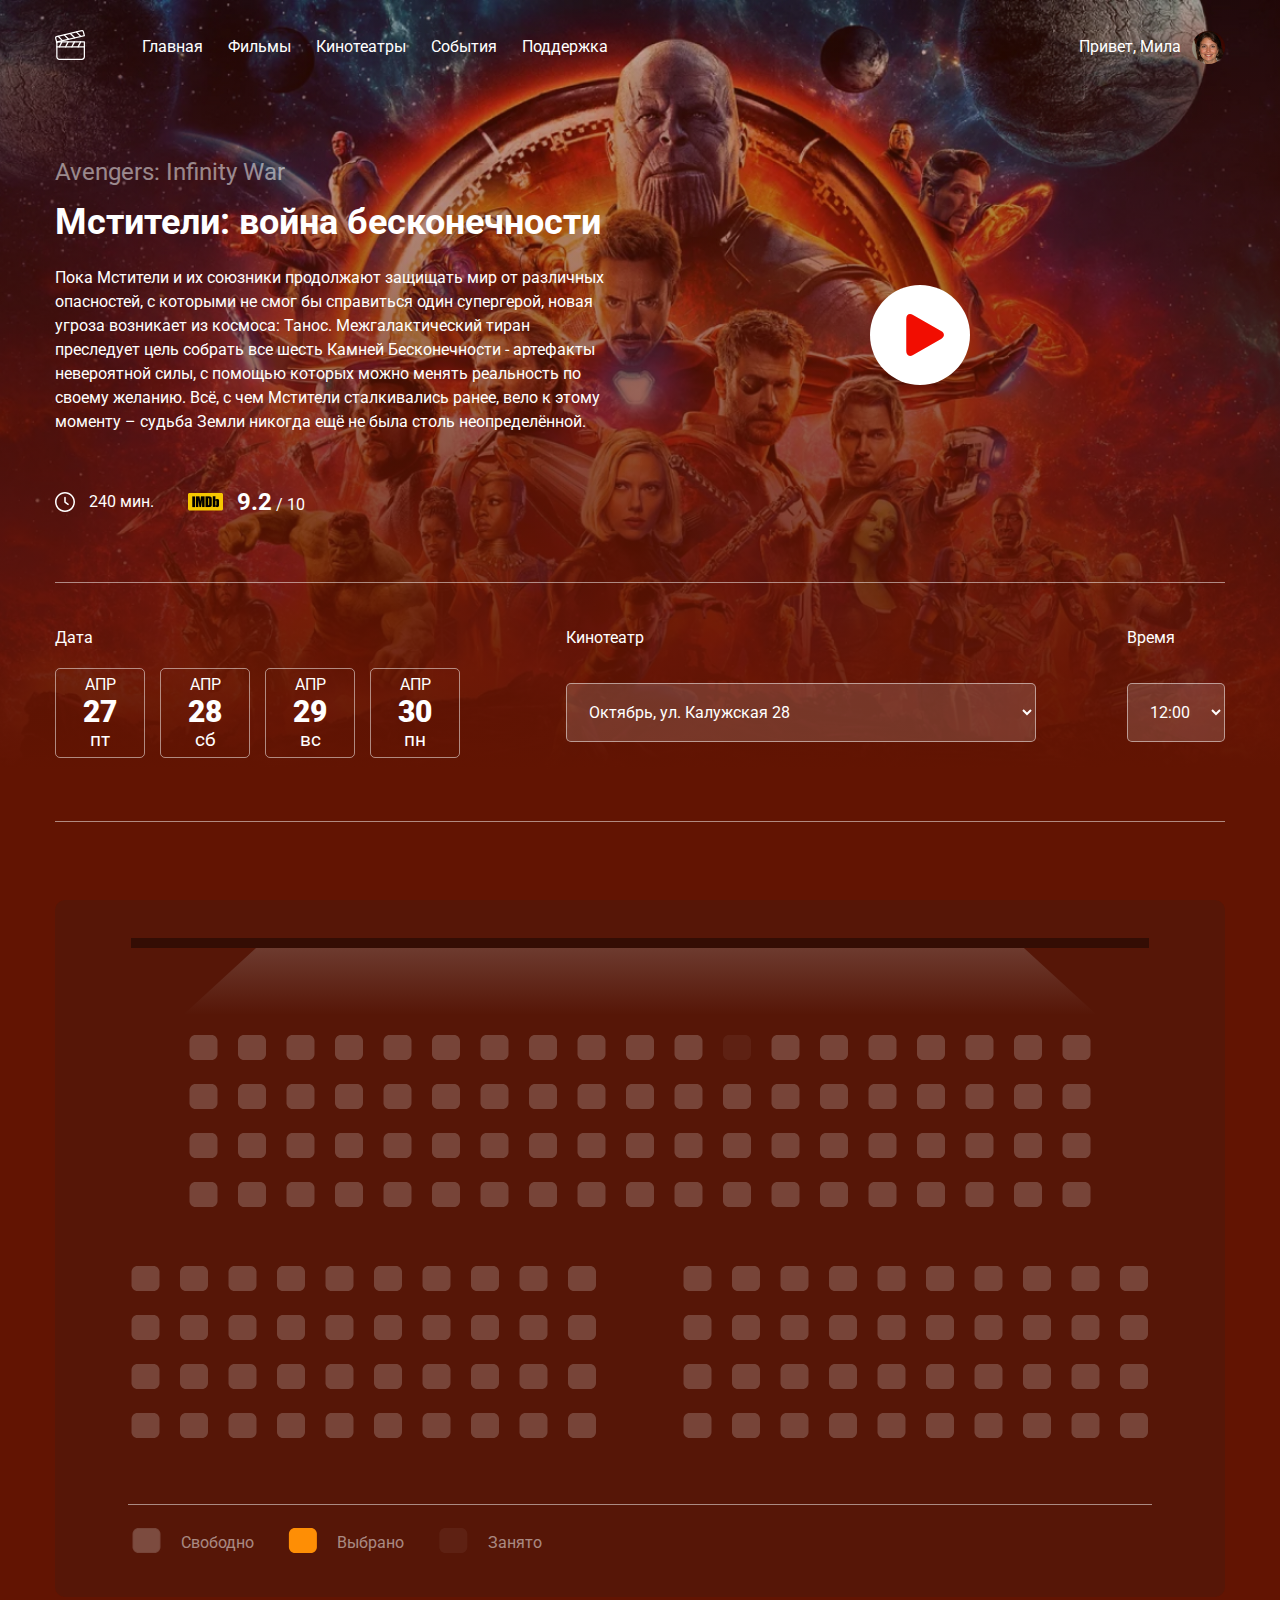
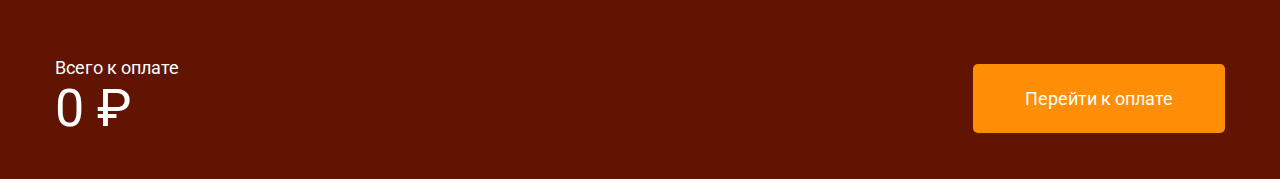
<file: project/index.html>
<!DOCTYPE html>
<html lang="ru">
<head>
    <meta charset="UTF-8">
    <meta http-equiv="X-UA-Compatible" content="IE=edge">
    <meta name="viewport" content="width=device-width, initial-scale=1.0">
    <link rel="preconnect" href="https://fonts.googleapis.com">
    <link rel="preconnect" href="https://fonts.gstatic.com" crossorigin>
    <link href="https://fonts.googleapis.com/css2?family=Roboto:wght@400;700;900&display=swap" rel="stylesheet">
    <link rel="stylesheet" href="css/normalize.css">
    <link rel="stylesheet" href="css/style.css">
    <title>Online Cinema</title>
</head>
<body>
    <header class="header">
        <div class="navbar container">
            <a href="#!">
                <img src="./img/logo.svg" alt="logo">
            </a>
            <nav class="nav">
                <ul class="menu">
                    <li class="menu-item">
                        <a href="#!" class="menu-link">Главная</a>
                    </li>
                    <li class="menu-item">
                        <a href="#!" class="menu-link">Фильмы</a>
                    </li>
                    <li class="menu-item">
                        <a href="#!" class="menu-link">Кинотеатры</a>
                    </li>
                    <li class="menu-item">
                        <a href="#!" class="menu-link">События</a>
                    </li>
                    <li class="menu-item">
                        <a href="#!" class="menu-link">Поддержка</a>
                    </li>
                </ul>
            </nav>
            <div class="user">
                <span class="">Привет, Мила</span>
                <img class="avatar" src="img/avatar.png" alt="avatar">
            </div>
        </div>
        <!-- /.navbar -->
        <div class="film container">
            <div class="film-info">
                <small class="film-title-small">Avengers: Infinity War</small>
                <h1 class="film-title">Мстители: война бесконечности</h1>
                <p class="film-description">Пока Мстители и их союзники продолжают защищать мир от различных опасностей,
                    с которыми не смог бы справиться один супергерой, новая угроза возникает из космоса:
                    Танос. Межгалактический тиран преследует цель собрать все шесть
                    Камней Бесконечности - артефакты невероятной силы, с помощью которых можно менять реальность
                    по своему желанию. Всё, с чем Мстители сталкивались ранее,
                    вело к этому моменту – судьба Земли никогда ещё не была столь неопределённой.
                </p>
                <div class="film-details">
                    <div class="time">
                        <img src="./img/clock.svg" alt="clock" class="time-icon">
                        <span class="time-counter">240 мин.</span>
                    </div>
                    <div class="rating">
                        <img src="./img/imdb.png" alt="imdb logo" class="rating-icon">
                        <span class="rating-counter">
                            <strong class="rating-current">9.2</strong> / 10
                        </span>
                    </div>
                </div>
            </div>
            <!-- /.film-info -->
            <a href="#" class="film-trailer"><svg width="100" height="100" viewBox="0 0 100 100" fill="none" xmlns="http://www.w3.org/2000/svg">
                <circle cx="50" cy="50" r="50" fill="white"/>
                <g clip-path="url(#clip0)">
                <path d="M43.0758 30.0033C39.3071 27.8416 36.2518 29.6125 36.2518 33.9556V66.0059C36.2518 70.3533 39.3071 72.1219 43.0758 69.9623L71.0893 53.8967C74.8592 51.7342 74.8592 48.2306 71.0893 46.0686L43.0758 30.0033Z" fill="#F20D01"/>
                </g>
                <defs>
                <clipPath id="clip0">
                <rect width="41.8013" height="41.8013" fill="white" transform="translate(34.1837 29.0816)"/>
                </clipPath>
                </defs>
                </svg>
                </a>
        </div>
        <!-- /.div -->
        <div class="session container">
            <div class="session-date">
                <span class="session-label">Дата</span>
                <div class="session-date-block">
                    <div class="session-date-item">
                        <span class="session-month">АПР</span>
                        <span class="session-day">27</span>
                        <span class="session-week">пт</span>
                    </div>
                    <div class="session-date-item">
                        <span class="session-month">АПР</span>
                        <span class="session-day">28</span>
                        <span class="session-week">сб</span>
                    </div>
                    <div class="session-date-item">
                        <span class="session-month">АПР</span>
                        <span class="session-day">29</span>
                        <span class="session-week">вс</span>
                    </div>
                    <div class="session-date-item">
                        <span class="session-month">АПР</span>
                        <span class="session-day">30</span>
                        <span class="session-week">пн</span>
                    </div>
                </div>
            </div>
            <!-- /.date -->
            <div class="session-cinema">
                <span class="session-label">Кинотеатр</span>
                <select class="select select-cinema" name="cinema">
                    <option value="Октябрь, ул. Калужская 28">Октябрь, ул. Калужская 28</option>
                    <option value="IMAX, ул. Ленина 34">IMAX, ул. Ленина 34</option>
                    <option value="iMall, ул. Светлая 18">iMall, ул. Светлая 18</option>
                </select>
            </div>
            <!-- /.cinema -->
            <div class="session-time">
                <span class="session-label">Время</span>
                <select class="select" name="cinema">
                    <option value="12:00">12:00</option>
                    <option value="15:00">15:00</option>
                    <option value="18:00">18:00</option>
                </select>
            </div>
            <!-- /.session-time -->
        </div>
        <!-- /.session -->
    </header>
    <div class="scheme container">
        <svg class="scheme-svg" width="1170" height="600" viewBox="0 0 1170 600" fill="none" xmlns="http://www.w3.org/2000/svg">           
            <path class="light" d="M128 115L201.04 48H968.96L1042 115H128Z" fill="url(#paint0_linear)"/>
            <line x1="76" y1="43" x2="1094" y2="43" stroke="black" stroke-opacity="0.39" stroke-width="10"/>
            <path d="M140.5 135C137.186 135 134.5 137.686 134.5 141V154C134.5 157.314 137.186 160 140.5 160H156.5C159.814 160 162.5 157.314 162.5 154V141C162.5 137.686 159.814 135 156.5 135H140.5Z" />
            <path d="M189 135C185.686 135 183 137.686 183 141V154C183 157.314 185.686 160 189 160H205C208.314 160 211 157.314 211 154V141C211 137.686 208.314 135 205 135H189Z" />
            <path d="M237.5 135C234.186 135 231.5 137.686 231.5 141V154C231.5 157.314 234.186 160 237.5 160H253.5C256.814 160 259.5 157.314 259.5 154V141C259.5 137.686 256.814 135 253.5 135H237.5Z" />
            <path d="M286 135C282.686 135 280 137.686 280 141V154C280 157.314 282.686 160 286 160H302C305.314 160 308 157.314 308 154V141C308 137.686 305.314 135 302 135H286Z" />
            <path d="M334.5 135C331.186 135 328.5 137.686 328.5 141V154C328.5 157.314 331.186 160 334.5 160H350.5C353.814 160 356.5 157.314 356.5 154V141C356.5 137.686 353.814 135 350.5 135H334.5Z" />
            <path d="M383 135C379.686 135 377 137.686 377 141V154C377 157.314 379.686 160 383 160H399C402.314 160 405 157.314 405 154V141C405 137.686 402.314 135 399 135H383Z" />
            <path d="M431.5 135C428.186 135 425.5 137.686 425.5 141V154C425.5 157.314 428.186 160 431.5 160H447.5C450.814 160 453.5 157.314 453.5 154V141C453.5 137.686 450.814 135 447.5 135H431.5Z" />
            <path d="M480 135C476.686 135 474 137.686 474 141V154C474 157.314 476.686 160 480 160H496C499.314 160 502 157.314 502 154V141C502 137.686 499.314 135 496 135H480Z" />
            <path d="M528.5 135C525.186 135 522.5 137.686 522.5 141V154C522.5 157.314 525.186 160 528.5 160H544.5C547.814 160 550.5 157.314 550.5 154V141C550.5 137.686 547.814 135 544.5 135H528.5Z" />
            <path d="M577 135C573.686 135 571 137.686 571 141V154C571 157.314 573.686 160 577 160H593C596.314 160 599 157.314 599 154V141C599 137.686 596.314 135 593 135H577Z" />
            <path d="M625.5 135C622.186 135 619.5 137.686 619.5 141V154C619.5 157.314 622.186 160 625.5 160H641.5C644.814 160 647.5 157.314 647.5 154V141C647.5 137.686 644.814 135 641.5 135H625.5Z" />
            <path class="booked" d="M674 135C670.686 135 668 137.686 668 141V154C668 157.314 670.686 160 674 160H690C693.314 160 696 157.314 696 154V141C696 137.686 693.314 135 690 135H674Z" />
            <path d="M722.5 135C719.186 135 716.5 137.686 716.5 141V154C716.5 157.314 719.186 160 722.5 160H738.5C741.814 160 744.5 157.314 744.5 154V141C744.5 137.686 741.814 135 738.5 135H722.5Z" />
            <path d="M771 135C767.686 135 765 137.686 765 141V154C765 157.314 767.686 160 771 160H787C790.314 160 793 157.314 793 154V141C793 137.686 790.314 135 787 135H771Z" />
            <path d="M819.5 135C816.186 135 813.5 137.686 813.5 141V154C813.5 157.314 816.186 160 819.5 160H835.5C838.814 160 841.5 157.314 841.5 154V141C841.5 137.686 838.814 135 835.5 135H819.5Z" />
            <path d="M868 135C864.686 135 862 137.686 862 141V154C862 157.314 864.686 160 868 160H884C887.314 160 890 157.314 890 154V141C890 137.686 887.314 135 884 135H868Z" />
            <path d="M916.5 135C913.186 135 910.5 137.686 910.5 141V154C910.5 157.314 913.186 160 916.5 160H932.5C935.814 160 938.5 157.314 938.5 154V141C938.5 137.686 935.814 135 932.5 135H916.5Z" />
            <path d="M965 135C961.686 135 959 137.686 959 141V154C959 157.314 961.686 160 965 160H981C984.314 160 987 157.314 987 154V141C987 137.686 984.314 135 981 135H965Z" />
            <path d="M1013.5 135C1010.19 135 1007.5 137.686 1007.5 141V154C1007.5 157.314 1010.19 160 1013.5 160H1029.5C1032.81 160 1035.5 157.314 1035.5 154V141C1035.5 137.686 1032.81 135 1029.5 135H1013.5Z" />
            <path d="M140.5 184C137.186 184 134.5 186.686 134.5 190V203C134.5 206.314 137.186 209 140.5 209H156.5C159.814 209 162.5 206.314 162.5 203V190C162.5 186.686 159.814 184 156.5 184H140.5Z" />
            <path d="M189 184C185.686 184 183 186.686 183 190V203C183 206.314 185.686 209 189 209H205C208.314 209 211 206.314 211 203V190C211 186.686 208.314 184 205 184H189Z" />
            <path d="M237.5 184C234.186 184 231.5 186.686 231.5 190V203C231.5 206.314 234.186 209 237.5 209H253.5C256.814 209 259.5 206.314 259.5 203V190C259.5 186.686 256.814 184 253.5 184H237.5Z" />
            <path d="M286 184C282.686 184 280 186.686 280 190V203C280 206.314 282.686 209 286 209H302C305.314 209 308 206.314 308 203V190C308 186.686 305.314 184 302 184H286Z" />
            <path d="M334.5 184C331.186 184 328.5 186.686 328.5 190V203C328.5 206.314 331.186 209 334.5 209H350.5C353.814 209 356.5 206.314 356.5 203V190C356.5 186.686 353.814 184 350.5 184H334.5Z" />
            <path d="M383 184C379.686 184 377 186.686 377 190V203C377 206.314 379.686 209 383 209H399C402.314 209 405 206.314 405 203V190C405 186.686 402.314 184 399 184H383Z" />
            <path d="M431.5 184C428.186 184 425.5 186.686 425.5 190V203C425.5 206.314 428.186 209 431.5 209H447.5C450.814 209 453.5 206.314 453.5 203V190C453.5 186.686 450.814 184 447.5 184H431.5Z" />
            <path d="M480 184C476.686 184 474 186.686 474 190V203C474 206.314 476.686 209 480 209H496C499.314 209 502 206.314 502 203V190C502 186.686 499.314 184 496 184H480Z" />
            <path d="M528.5 184C525.186 184 522.5 186.686 522.5 190V203C522.5 206.314 525.186 209 528.5 209H544.5C547.814 209 550.5 206.314 550.5 203V190C550.5 186.686 547.814 184 544.5 184H528.5Z" />
            <path d="M577 184C573.686 184 571 186.686 571 190V203C571 206.314 573.686 209 577 209H593C596.314 209 599 206.314 599 203V190C599 186.686 596.314 184 593 184H577Z" />
            <path d="M625.5 184C622.186 184 619.5 186.686 619.5 190V203C619.5 206.314 622.186 209 625.5 209H641.5C644.814 209 647.5 206.314 647.5 203V190C647.5 186.686 644.814 184 641.5 184H625.5Z" />
            <path d="M674 184C670.686 184 668 186.686 668 190V203C668 206.314 670.686 209 674 209H690C693.314 209 696 206.314 696 203V190C696 186.686 693.314 184 690 184H674Z" />
            <path d="M722.5 184C719.186 184 716.5 186.686 716.5 190V203C716.5 206.314 719.186 209 722.5 209H738.5C741.814 209 744.5 206.314 744.5 203V190C744.5 186.686 741.814 184 738.5 184H722.5Z" />
            <path d="M771 184C767.686 184 765 186.686 765 190V203C765 206.314 767.686 209 771 209H787C790.314 209 793 206.314 793 203V190C793 186.686 790.314 184 787 184H771Z" />
            <path d="M819.5 184C816.186 184 813.5 186.686 813.5 190V203C813.5 206.314 816.186 209 819.5 209H835.5C838.814 209 841.5 206.314 841.5 203V190C841.5 186.686 838.814 184 835.5 184H819.5Z" />
            <path d="M868 184C864.686 184 862 186.686 862 190V203C862 206.314 864.686 209 868 209H884C887.314 209 890 206.314 890 203V190C890 186.686 887.314 184 884 184H868Z" />
            <path d="M916.5 184C913.186 184 910.5 186.686 910.5 190V203C910.5 206.314 913.186 209 916.5 209H932.5C935.814 209 938.5 206.314 938.5 203V190C938.5 186.686 935.814 184 932.5 184H916.5Z" />
            <path d="M965 184C961.686 184 959 186.686 959 190V203C959 206.314 961.686 209 965 209H981C984.314 209 987 206.314 987 203V190C987 186.686 984.314 184 981 184H965Z" />
            <path d="M1013.5 184C1010.19 184 1007.5 186.686 1007.5 190V203C1007.5 206.314 1010.19 209 1013.5 209H1029.5C1032.81 209 1035.5 206.314 1035.5 203V190C1035.5 186.686 1032.81 184 1029.5 184H1013.5Z" />
            <path d="M140.5 233C137.186 233 134.5 235.686 134.5 239V252C134.5 255.314 137.186 258 140.5 258H156.5C159.814 258 162.5 255.314 162.5 252V239C162.5 235.686 159.814 233 156.5 233H140.5Z" />
            <path d="M189 233C185.686 233 183 235.686 183 239V252C183 255.314 185.686 258 189 258H205C208.314 258 211 255.314 211 252V239C211 235.686 208.314 233 205 233H189Z" />
            <path d="M237.5 233C234.186 233 231.5 235.686 231.5 239V252C231.5 255.314 234.186 258 237.5 258H253.5C256.814 258 259.5 255.314 259.5 252V239C259.5 235.686 256.814 233 253.5 233H237.5Z" />
            <path d="M286 233C282.686 233 280 235.686 280 239V252C280 255.314 282.686 258 286 258H302C305.314 258 308 255.314 308 252V239C308 235.686 305.314 233 302 233H286Z" />
            <path d="M334.5 233C331.186 233 328.5 235.686 328.5 239V252C328.5 255.314 331.186 258 334.5 258H350.5C353.814 258 356.5 255.314 356.5 252V239C356.5 235.686 353.814 233 350.5 233H334.5Z" />
            <path d="M383 233C379.686 233 377 235.686 377 239V252C377 255.314 379.686 258 383 258H399C402.314 258 405 255.314 405 252V239C405 235.686 402.314 233 399 233H383Z" />
            <path d="M431.5 233C428.186 233 425.5 235.686 425.5 239V252C425.5 255.314 428.186 258 431.5 258H447.5C450.814 258 453.5 255.314 453.5 252V239C453.5 235.686 450.814 233 447.5 233H431.5Z" />
            <path d="M480 233C476.686 233 474 235.686 474 239V252C474 255.314 476.686 258 480 258H496C499.314 258 502 255.314 502 252V239C502 235.686 499.314 233 496 233H480Z" />
            <path d="M528.5 233C525.186 233 522.5 235.686 522.5 239V252C522.5 255.314 525.186 258 528.5 258H544.5C547.814 258 550.5 255.314 550.5 252V239C550.5 235.686 547.814 233 544.5 233H528.5Z" />
            <path d="M577 233C573.686 233 571 235.686 571 239V252C571 255.314 573.686 258 577 258H593C596.314 258 599 255.314 599 252V239C599 235.686 596.314 233 593 233H577Z" />
            <path d="M625.5 233C622.186 233 619.5 235.686 619.5 239V252C619.5 255.314 622.186 258 625.5 258H641.5C644.814 258 647.5 255.314 647.5 252V239C647.5 235.686 644.814 233 641.5 233H625.5Z" />
            <path d="M674 233C670.686 233 668 235.686 668 239V252C668 255.314 670.686 258 674 258H690C693.314 258 696 255.314 696 252V239C696 235.686 693.314 233 690 233H674Z" />
            <path d="M722.5 233C719.186 233 716.5 235.686 716.5 239V252C716.5 255.314 719.186 258 722.5 258H738.5C741.814 258 744.5 255.314 744.5 252V239C744.5 235.686 741.814 233 738.5 233H722.5Z" />
            <path d="M771 233C767.686 233 765 235.686 765 239V252C765 255.314 767.686 258 771 258H787C790.314 258 793 255.314 793 252V239C793 235.686 790.314 233 787 233H771Z" />
            <path d="M819.5 233C816.186 233 813.5 235.686 813.5 239V252C813.5 255.314 816.186 258 819.5 258H835.5C838.814 258 841.5 255.314 841.5 252V239C841.5 235.686 838.814 233 835.5 233H819.5Z" />
            <path d="M868 233C864.686 233 862 235.686 862 239V252C862 255.314 864.686 258 868 258H884C887.314 258 890 255.314 890 252V239C890 235.686 887.314 233 884 233H868Z" />
            <path d="M916.5 233C913.186 233 910.5 235.686 910.5 239V252C910.5 255.314 913.186 258 916.5 258H932.5C935.814 258 938.5 255.314 938.5 252V239C938.5 235.686 935.814 233 932.5 233H916.5Z" />
            <path d="M965 233C961.686 233 959 235.686 959 239V252C959 255.314 961.686 258 965 258H981C984.314 258 987 255.314 987 252V239C987 235.686 984.314 233 981 233H965Z" />
            <path d="M1013.5 233C1010.19 233 1007.5 235.686 1007.5 239V252C1007.5 255.314 1010.19 258 1013.5 258H1029.5C1032.81 258 1035.5 255.314 1035.5 252V239C1035.5 235.686 1032.81 233 1029.5 233H1013.5Z" />
            <path d="M140.5 282C137.186 282 134.5 284.686 134.5 288V301C134.5 304.314 137.186 307 140.5 307H156.5C159.814 307 162.5 304.314 162.5 301V288C162.5 284.686 159.814 282 156.5 282H140.5Z" />
            <path d="M189 282C185.686 282 183 284.686 183 288V301C183 304.314 185.686 307 189 307H205C208.314 307 211 304.314 211 301V288C211 284.686 208.314 282 205 282H189Z" />
            <path d="M237.5 282C234.186 282 231.5 284.686 231.5 288V301C231.5 304.314 234.186 307 237.5 307H253.5C256.814 307 259.5 304.314 259.5 301V288C259.5 284.686 256.814 282 253.5 282H237.5Z" />
            <path d="M286 282C282.686 282 280 284.686 280 288V301C280 304.314 282.686 307 286 307H302C305.314 307 308 304.314 308 301V288C308 284.686 305.314 282 302 282H286Z" />
            <path d="M334.5 282C331.186 282 328.5 284.686 328.5 288V301C328.5 304.314 331.186 307 334.5 307H350.5C353.814 307 356.5 304.314 356.5 301V288C356.5 284.686 353.814 282 350.5 282H334.5Z" />
            <path d="M383 282C379.686 282 377 284.686 377 288V301C377 304.314 379.686 307 383 307H399C402.314 307 405 304.314 405 301V288C405 284.686 402.314 282 399 282H383Z" />
            <path d="M431.5 282C428.186 282 425.5 284.686 425.5 288V301C425.5 304.314 428.186 307 431.5 307H447.5C450.814 307 453.5 304.314 453.5 301V288C453.5 284.686 450.814 282 447.5 282H431.5Z" />
            <path d="M480 282C476.686 282 474 284.686 474 288V301C474 304.314 476.686 307 480 307H496C499.314 307 502 304.314 502 301V288C502 284.686 499.314 282 496 282H480Z" />
            <path d="M528.5 282C525.186 282 522.5 284.686 522.5 288V301C522.5 304.314 525.186 307 528.5 307H544.5C547.814 307 550.5 304.314 550.5 301V288C550.5 284.686 547.814 282 544.5 282H528.5Z" />
            <path d="M577 282C573.686 282 571 284.686 571 288V301C571 304.314 573.686 307 577 307H593C596.314 307 599 304.314 599 301V288C599 284.686 596.314 282 593 282H577Z" />
            <path d="M625.5 282C622.186 282 619.5 284.686 619.5 288V301C619.5 304.314 622.186 307 625.5 307H641.5C644.814 307 647.5 304.314 647.5 301V288C647.5 284.686 644.814 282 641.5 282H625.5Z" />
            <path d="M674 282C670.686 282 668 284.686 668 288V301C668 304.314 670.686 307 674 307H690C693.314 307 696 304.314 696 301V288C696 284.686 693.314 282 690 282H674Z" />
            <path d="M722.5 282C719.186 282 716.5 284.686 716.5 288V301C716.5 304.314 719.186 307 722.5 307H738.5C741.814 307 744.5 304.314 744.5 301V288C744.5 284.686 741.814 282 738.5 282H722.5Z" />
            <path d="M771 282C767.686 282 765 284.686 765 288V301C765 304.314 767.686 307 771 307H787C790.314 307 793 304.314 793 301V288C793 284.686 790.314 282 787 282H771Z" />
            <path d="M819.5 282C816.186 282 813.5 284.686 813.5 288V301C813.5 304.314 816.186 307 819.5 307H835.5C838.814 307 841.5 304.314 841.5 301V288C841.5 284.686 838.814 282 835.5 282H819.5Z" />
            <path d="M868 282C864.686 282 862 284.686 862 288V301C862 304.314 864.686 307 868 307H884C887.314 307 890 304.314 890 301V288C890 284.686 887.314 282 884 282H868Z" />
            <path d="M916.5 282C913.186 282 910.5 284.686 910.5 288V301C910.5 304.314 913.186 307 916.5 307H932.5C935.814 307 938.5 304.314 938.5 301V288C938.5 284.686 935.814 282 932.5 282H916.5Z" />
            <path d="M965 282C961.686 282 959 284.686 959 288V301C959 304.314 961.686 307 965 307H981C984.314 307 987 304.314 987 301V288C987 284.686 984.314 282 981 282H965Z" />
            <path d="M1013.5 282C1010.19 282 1007.5 284.686 1007.5 288V301C1007.5 304.314 1010.19 307 1013.5 307H1029.5C1032.81 307 1035.5 304.314 1035.5 301V288C1035.5 284.686 1032.81 282 1029.5 282H1013.5Z" />
            <path d="M82.5 366C79.1863 366 76.5 368.686 76.5 372V385C76.5 388.314 79.1863 391 82.5 391H98.5C101.814 391 104.5 388.314 104.5 385V372C104.5 368.686 101.814 366 98.5 366H82.5Z" />
            <path d="M131 366C127.686 366 125 368.686 125 372V385C125 388.314 127.686 391 131 391H147C150.314 391 153 388.314 153 385V372C153 368.686 150.314 366 147 366H131Z" />
            <path d="M179.5 366C176.186 366 173.5 368.686 173.5 372V385C173.5 388.314 176.186 391 179.5 391H195.5C198.814 391 201.5 388.314 201.5 385V372C201.5 368.686 198.814 366 195.5 366H179.5Z" />
            <path d="M228 366C224.686 366 222 368.686 222 372V385C222 388.314 224.686 391 228 391H244C247.314 391 250 388.314 250 385V372C250 368.686 247.314 366 244 366H228Z" />
            <path d="M276.5 366C273.186 366 270.5 368.686 270.5 372V385C270.5 388.314 273.186 391 276.5 391H292.5C295.814 391 298.5 388.314 298.5 385V372C298.5 368.686 295.814 366 292.5 366H276.5Z" />
            <path d="M325 366C321.686 366 319 368.686 319 372V385C319 388.314 321.686 391 325 391H341C344.314 391 347 388.314 347 385V372C347 368.686 344.314 366 341 366H325Z" />
            <path d="M373.5 366C370.186 366 367.5 368.686 367.5 372V385C367.5 388.314 370.186 391 373.5 391H389.5C392.814 391 395.5 388.314 395.5 385V372C395.5 368.686 392.814 366 389.5 366H373.5Z" />
            <path d="M422 366C418.686 366 416 368.686 416 372V385C416 388.314 418.686 391 422 391H438C441.314 391 444 388.314 444 385V372C444 368.686 441.314 366 438 366H422Z" />
            <path d="M470.5 366C467.186 366 464.5 368.686 464.5 372V385C464.5 388.314 467.186 391 470.5 391H486.5C489.814 391 492.5 388.314 492.5 385V372C492.5 368.686 489.814 366 486.5 366H470.5Z" />
            <path d="M519 366C515.686 366 513 368.686 513 372V385C513 388.314 515.686 391 519 391H535C538.314 391 541 388.314 541 385V372C541 368.686 538.314 366 535 366H519Z" />
            <path d="M82.5 415C79.1863 415 76.5 417.686 76.5 421V434C76.5 437.314 79.1863 440 82.5 440H98.5C101.814 440 104.5 437.314 104.5 434V421C104.5 417.686 101.814 415 98.5 415H82.5Z" />
            <path d="M131 415C127.686 415 125 417.686 125 421V434C125 437.314 127.686 440 131 440H147C150.314 440 153 437.314 153 434V421C153 417.686 150.314 415 147 415H131Z" />
            <path d="M179.5 415C176.186 415 173.5 417.686 173.5 421V434C173.5 437.314 176.186 440 179.5 440H195.5C198.814 440 201.5 437.314 201.5 434V421C201.5 417.686 198.814 415 195.5 415H179.5Z" />
            <path d="M228 415C224.686 415 222 417.686 222 421V434C222 437.314 224.686 440 228 440H244C247.314 440 250 437.314 250 434V421C250 417.686 247.314 415 244 415H228Z" />
            <path d="M276.5 415C273.186 415 270.5 417.686 270.5 421V434C270.5 437.314 273.186 440 276.5 440H292.5C295.814 440 298.5 437.314 298.5 434V421C298.5 417.686 295.814 415 292.5 415H276.5Z" />
            <path d="M325 415C321.686 415 319 417.686 319 421V434C319 437.314 321.686 440 325 440H341C344.314 440 347 437.314 347 434V421C347 417.686 344.314 415 341 415H325Z" />
            <path d="M373.5 415C370.186 415 367.5 417.686 367.5 421V434C367.5 437.314 370.186 440 373.5 440H389.5C392.814 440 395.5 437.314 395.5 434V421C395.5 417.686 392.814 415 389.5 415H373.5Z" />
            <path d="M422 415C418.686 415 416 417.686 416 421V434C416 437.314 418.686 440 422 440H438C441.314 440 444 437.314 444 434V421C444 417.686 441.314 415 438 415H422Z" />
            <path d="M470.5 415C467.186 415 464.5 417.686 464.5 421V434C464.5 437.314 467.186 440 470.5 440H486.5C489.814 440 492.5 437.314 492.5 434V421C492.5 417.686 489.814 415 486.5 415H470.5Z" />
            <path d="M519 415C515.686 415 513 417.686 513 421V434C513 437.314 515.686 440 519 440H535C538.314 440 541 437.314 541 434V421C541 417.686 538.314 415 535 415H519Z" />
            <path d="M82.5 464C79.1863 464 76.5 466.686 76.5 470V483C76.5 486.314 79.1863 489 82.5 489H98.5C101.814 489 104.5 486.314 104.5 483V470C104.5 466.686 101.814 464 98.5 464H82.5Z" />
            <path d="M131 464C127.686 464 125 466.686 125 470V483C125 486.314 127.686 489 131 489H147C150.314 489 153 486.314 153 483V470C153 466.686 150.314 464 147 464H131Z" />
            <path d="M179.5 464C176.186 464 173.5 466.686 173.5 470V483C173.5 486.314 176.186 489 179.5 489H195.5C198.814 489 201.5 486.314 201.5 483V470C201.5 466.686 198.814 464 195.5 464H179.5Z" />
            <path d="M228 464C224.686 464 222 466.686 222 470V483C222 486.314 224.686 489 228 489H244C247.314 489 250 486.314 250 483V470C250 466.686 247.314 464 244 464H228Z" />
            <path d="M276.5 464C273.186 464 270.5 466.686 270.5 470V483C270.5 486.314 273.186 489 276.5 489H292.5C295.814 489 298.5 486.314 298.5 483V470C298.5 466.686 295.814 464 292.5 464H276.5Z" />
            <path d="M325 464C321.686 464 319 466.686 319 470V483C319 486.314 321.686 489 325 489H341C344.314 489 347 486.314 347 483V470C347 466.686 344.314 464 341 464H325Z" />
            <path d="M373.5 464C370.186 464 367.5 466.686 367.5 470V483C367.5 486.314 370.186 489 373.5 489H389.5C392.814 489 395.5 486.314 395.5 483V470C395.5 466.686 392.814 464 389.5 464H373.5Z" />
            <path d="M422 464C418.686 464 416 466.686 416 470V483C416 486.314 418.686 489 422 489H438C441.314 489 444 486.314 444 483V470C444 466.686 441.314 464 438 464H422Z" />
            <path d="M470.5 464C467.186 464 464.5 466.686 464.5 470V483C464.5 486.314 467.186 489 470.5 489H486.5C489.814 489 492.5 486.314 492.5 483V470C492.5 466.686 489.814 464 486.5 464H470.5Z" />
            <path d="M519 464C515.686 464 513 466.686 513 470V483C513 486.314 515.686 489 519 489H535C538.314 489 541 486.314 541 483V470C541 466.686 538.314 464 535 464H519Z" />
            <path d="M82.5 513C79.1863 513 76.5 515.686 76.5 519V532C76.5 535.314 79.1863 538 82.5 538H98.5C101.814 538 104.5 535.314 104.5 532V519C104.5 515.686 101.814 513 98.5 513H82.5Z" />
            <path d="M131 513C127.686 513 125 515.686 125 519V532C125 535.314 127.686 538 131 538H147C150.314 538 153 535.314 153 532V519C153 515.686 150.314 513 147 513H131Z" />
            <path d="M179.5 513C176.186 513 173.5 515.686 173.5 519V532C173.5 535.314 176.186 538 179.5 538H195.5C198.814 538 201.5 535.314 201.5 532V519C201.5 515.686 198.814 513 195.5 513H179.5Z" />
            <path d="M228 513C224.686 513 222 515.686 222 519V532C222 535.314 224.686 538 228 538H244C247.314 538 250 535.314 250 532V519C250 515.686 247.314 513 244 513H228Z" />
            <path d="M276.5 513C273.186 513 270.5 515.686 270.5 519V532C270.5 535.314 273.186 538 276.5 538H292.5C295.814 538 298.5 535.314 298.5 532V519C298.5 515.686 295.814 513 292.5 513H276.5Z" />
            <path d="M325 513C321.686 513 319 515.686 319 519V532C319 535.314 321.686 538 325 538H341C344.314 538 347 535.314 347 532V519C347 515.686 344.314 513 341 513H325Z" />
            <path d="M373.5 513C370.186 513 367.5 515.686 367.5 519V532C367.5 535.314 370.186 538 373.5 538H389.5C392.814 538 395.5 535.314 395.5 532V519C395.5 515.686 392.814 513 389.5 513H373.5Z" />
            <path d="M422 513C418.686 513 416 515.686 416 519V532C416 535.314 418.686 538 422 538H438C441.314 538 444 535.314 444 532V519C444 515.686 441.314 513 438 513H422Z" />
            <path d="M470.5 513C467.186 513 464.5 515.686 464.5 519V532C464.5 535.314 467.186 538 470.5 538H486.5C489.814 538 492.5 535.314 492.5 532V519C492.5 515.686 489.814 513 486.5 513H470.5Z" />
            <path d="M519 513C515.686 513 513 515.686 513 519V532C513 535.314 515.686 538 519 538H535C538.314 538 541 535.314 541 532V519C541 515.686 538.314 513 535 513H519Z" />
            <path d="M634.5 366C631.186 366 628.5 368.686 628.5 372V385C628.5 388.314 631.186 391 634.5 391H650.5C653.814 391 656.5 388.314 656.5 385V372C656.5 368.686 653.814 366 650.5 366H634.5Z" />
            <path d="M683 366C679.686 366 677 368.686 677 372V385C677 388.314 679.686 391 683 391H699C702.314 391 705 388.314 705 385V372C705 368.686 702.314 366 699 366H683Z" />
            <path d="M731.5 366C728.186 366 725.5 368.686 725.5 372V385C725.5 388.314 728.186 391 731.5 391H747.5C750.814 391 753.5 388.314 753.5 385V372C753.5 368.686 750.814 366 747.5 366H731.5Z" />
            <path d="M780 366C776.686 366 774 368.686 774 372V385C774 388.314 776.686 391 780 391H796C799.314 391 802 388.314 802 385V372C802 368.686 799.314 366 796 366H780Z" />
            <path d="M828.5 366C825.186 366 822.5 368.686 822.5 372V385C822.5 388.314 825.186 391 828.5 391H844.5C847.814 391 850.5 388.314 850.5 385V372C850.5 368.686 847.814 366 844.5 366H828.5Z" />
            <path d="M877 366C873.686 366 871 368.686 871 372V385C871 388.314 873.686 391 877 391H893C896.314 391 899 388.314 899 385V372C899 368.686 896.314 366 893 366H877Z" />
            <path d="M925.5 366C922.186 366 919.5 368.686 919.5 372V385C919.5 388.314 922.186 391 925.5 391H941.5C944.814 391 947.5 388.314 947.5 385V372C947.5 368.686 944.814 366 941.5 366H925.5Z" />
            <path d="M974 366C970.686 366 968 368.686 968 372V385C968 388.314 970.686 391 974 391H990C993.314 391 996 388.314 996 385V372C996 368.686 993.314 366 990 366H974Z" />
            <path d="M1022.5 366C1019.19 366 1016.5 368.686 1016.5 372V385C1016.5 388.314 1019.19 391 1022.5 391H1038.5C1041.81 391 1044.5 388.314 1044.5 385V372C1044.5 368.686 1041.81 366 1038.5 366H1022.5Z" />
            <path d="M1071 366C1067.69 366 1065 368.686 1065 372V385C1065 388.314 1067.69 391 1071 391H1087C1090.31 391 1093 388.314 1093 385V372C1093 368.686 1090.31 366 1087 366H1071Z" />
            <path d="M634.5 415C631.186 415 628.5 417.686 628.5 421V434C628.5 437.314 631.186 440 634.5 440H650.5C653.814 440 656.5 437.314 656.5 434V421C656.5 417.686 653.814 415 650.5 415H634.5Z" />
            <path d="M683 415C679.686 415 677 417.686 677 421V434C677 437.314 679.686 440 683 440H699C702.314 440 705 437.314 705 434V421C705 417.686 702.314 415 699 415H683Z" />
            <path d="M731.5 415C728.186 415 725.5 417.686 725.5 421V434C725.5 437.314 728.186 440 731.5 440H747.5C750.814 440 753.5 437.314 753.5 434V421C753.5 417.686 750.814 415 747.5 415H731.5Z" />
            <path d="M780 415C776.686 415 774 417.686 774 421V434C774 437.314 776.686 440 780 440H796C799.314 440 802 437.314 802 434V421C802 417.686 799.314 415 796 415H780Z" />
            <path d="M828.5 415C825.186 415 822.5 417.686 822.5 421V434C822.5 437.314 825.186 440 828.5 440H844.5C847.814 440 850.5 437.314 850.5 434V421C850.5 417.686 847.814 415 844.5 415H828.5Z" />
            <path d="M877 415C873.686 415 871 417.686 871 421V434C871 437.314 873.686 440 877 440H893C896.314 440 899 437.314 899 434V421C899 417.686 896.314 415 893 415H877Z" />
            <path d="M925.5 415C922.186 415 919.5 417.686 919.5 421V434C919.5 437.314 922.186 440 925.5 440H941.5C944.814 440 947.5 437.314 947.5 434V421C947.5 417.686 944.814 415 941.5 415H925.5Z" />
            <path d="M974 415C970.686 415 968 417.686 968 421V434C968 437.314 970.686 440 974 440H990C993.314 440 996 437.314 996 434V421C996 417.686 993.314 415 990 415H974Z" />
            <path d="M1022.5 415C1019.19 415 1016.5 417.686 1016.5 421V434C1016.5 437.314 1019.19 440 1022.5 440H1038.5C1041.81 440 1044.5 437.314 1044.5 434V421C1044.5 417.686 1041.81 415 1038.5 415H1022.5Z" />
            <path d="M1071 415C1067.69 415 1065 417.686 1065 421V434C1065 437.314 1067.69 440 1071 440H1087C1090.31 440 1093 437.314 1093 434V421C1093 417.686 1090.31 415 1087 415H1071Z" />
            <path d="M634.5 464C631.186 464 628.5 466.686 628.5 470V483C628.5 486.314 631.186 489 634.5 489H650.5C653.814 489 656.5 486.314 656.5 483V470C656.5 466.686 653.814 464 650.5 464H634.5Z" />
            <path d="M683 464C679.686 464 677 466.686 677 470V483C677 486.314 679.686 489 683 489H699C702.314 489 705 486.314 705 483V470C705 466.686 702.314 464 699 464H683Z" />
            <path d="M731.5 464C728.186 464 725.5 466.686 725.5 470V483C725.5 486.314 728.186 489 731.5 489H747.5C750.814 489 753.5 486.314 753.5 483V470C753.5 466.686 750.814 464 747.5 464H731.5Z" />
            <path d="M780 464C776.686 464 774 466.686 774 470V483C774 486.314 776.686 489 780 489H796C799.314 489 802 486.314 802 483V470C802 466.686 799.314 464 796 464H780Z" />
            <path d="M828.5 464C825.186 464 822.5 466.686 822.5 470V483C822.5 486.314 825.186 489 828.5 489H844.5C847.814 489 850.5 486.314 850.5 483V470C850.5 466.686 847.814 464 844.5 464H828.5Z" />
            <path d="M877 464C873.686 464 871 466.686 871 470V483C871 486.314 873.686 489 877 489H893C896.314 489 899 486.314 899 483V470C899 466.686 896.314 464 893 464H877Z" />
            <path d="M925.5 464C922.186 464 919.5 466.686 919.5 470V483C919.5 486.314 922.186 489 925.5 489H941.5C944.814 489 947.5 486.314 947.5 483V470C947.5 466.686 944.814 464 941.5 464H925.5Z" />
            <path d="M974 464C970.686 464 968 466.686 968 470V483C968 486.314 970.686 489 974 489H990C993.314 489 996 486.314 996 483V470C996 466.686 993.314 464 990 464H974Z" />
            <path d="M1022.5 464C1019.19 464 1016.5 466.686 1016.5 470V483C1016.5 486.314 1019.19 489 1022.5 489H1038.5C1041.81 489 1044.5 486.314 1044.5 483V470C1044.5 466.686 1041.81 464 1038.5 464H1022.5Z" />
            <path d="M1071 464C1067.69 464 1065 466.686 1065 470V483C1065 486.314 1067.69 489 1071 489H1087C1090.31 489 1093 486.314 1093 483V470C1093 466.686 1090.31 464 1087 464H1071Z" />
            <path d="M634.5 513C631.186 513 628.5 515.686 628.5 519V532C628.5 535.314 631.186 538 634.5 538H650.5C653.814 538 656.5 535.314 656.5 532V519C656.5 515.686 653.814 513 650.5 513H634.5Z" />
            <path d="M683 513C679.686 513 677 515.686 677 519V532C677 535.314 679.686 538 683 538H699C702.314 538 705 535.314 705 532V519C705 515.686 702.314 513 699 513H683Z" />
            <path d="M731.5 513C728.186 513 725.5 515.686 725.5 519V532C725.5 535.314 728.186 538 731.5 538H747.5C750.814 538 753.5 535.314 753.5 532V519C753.5 515.686 750.814 513 747.5 513H731.5Z" />
            <path d="M780 513C776.686 513 774 515.686 774 519V532C774 535.314 776.686 538 780 538H796C799.314 538 802 535.314 802 532V519C802 515.686 799.314 513 796 513H780Z" />
            <path d="M828.5 513C825.186 513 822.5 515.686 822.5 519V532C822.5 535.314 825.186 538 828.5 538H844.5C847.814 538 850.5 535.314 850.5 532V519C850.5 515.686 847.814 513 844.5 513H828.5Z" />
            <path d="M877 513C873.686 513 871 515.686 871 519V532C871 535.314 873.686 538 877 538H893C896.314 538 899 535.314 899 532V519C899 515.686 896.314 513 893 513H877Z" />
            <path d="M925.5 513C922.186 513 919.5 515.686 919.5 519V532C919.5 535.314 922.186 538 925.5 538H941.5C944.814 538 947.5 535.314 947.5 532V519C947.5 515.686 944.814 513 941.5 513H925.5Z" />
            <path d="M974 513C970.686 513 968 515.686 968 519V532C968 535.314 970.686 538 974 538H990C993.314 538 996 535.314 996 532V519C996 515.686 993.314 513 990 513H974Z" />
            <path d="M1022.5 513C1019.19 513 1016.5 515.686 1016.5 519V532C1016.5 535.314 1019.19 538 1022.5 538H1038.5C1041.81 538 1044.5 535.314 1044.5 532V519C1044.5 515.686 1041.81 513 1038.5 513H1022.5Z" />
            <path d="M1071 513C1067.69 513 1065 515.686 1065 519V532C1065 535.314 1067.69 538 1071 538H1087C1090.31 538 1093 535.314 1093 532V519C1093 515.686 1090.31 513 1087 513H1071Z" />          
            <path d="M74.5 624C74.5 621.239 76.7386 619 79.5 619H95.5C98.2614 619 100.5 621.239 100.5 624V637C100.5 639.761 98.2614 642 95.5 642H79.5C76.7386 642 74.5 639.761 74.5 637V624Z" fill="white" fill-opacity="0.2"/>
            <path d="M79.5 618C76.1863 618 73.5 620.686 73.5 624V637C73.5 640.314 76.1863 643 79.5 643H95.5C98.8137 643 101.5 640.314 101.5 637V624C101.5 620.686 98.8137 618 95.5 618H79.5Z" />
            <path d="M276.711 638V626.625H280.43C281.664 626.625 282.591 626.88 283.211 627.391C283.836 627.901 284.148 628.656 284.148 629.656C284.148 630.188 283.997 630.659 283.695 631.07C283.393 631.477 282.982 631.792 282.461 632.016C283.076 632.188 283.56 632.516 283.914 633C284.273 633.479 284.453 634.052 284.453 634.719C284.453 635.74 284.122 636.542 283.461 637.125C282.799 637.708 281.865 638 280.656 638H276.711ZM278.211 632.68V636.773H280.688C281.385 636.773 281.935 636.594 282.336 636.234C282.742 635.87 282.945 635.37 282.945 634.734C282.945 633.365 282.201 632.68 280.711 632.68H278.211ZM278.211 631.477H280.477C281.133 631.477 281.656 631.312 282.047 630.984C282.443 630.656 282.641 630.211 282.641 629.648C282.641 629.023 282.458 628.57 282.094 628.289C281.729 628.003 281.174 627.859 280.43 627.859H278.211V631.477Z" fill="#FE8E05"/>
            <path d="M288.031 632.461H290.227C291.185 632.471 291.943 632.721 292.5 633.211C293.057 633.701 293.336 634.365 293.336 635.203C293.336 636.047 293.049 636.724 292.477 637.234C291.904 637.745 291.133 638 290.164 638H286.586V629.547H288.031V632.461ZM296.352 638H294.898V629.547H296.352V638ZM288.031 633.641V636.82H290.18C290.721 636.82 291.141 636.682 291.438 636.406C291.734 636.125 291.883 635.742 291.883 635.258C291.883 634.789 291.737 634.406 291.445 634.109C291.159 633.807 290.755 633.651 290.234 633.641H288.031Z" fill="#FE8E05"/>
            <path d="M302.586 630.031C303.648 630.031 304.497 630.388 305.133 631.102C305.773 631.81 306.094 632.745 306.094 633.906V634.039C306.094 634.836 305.94 635.549 305.633 636.18C305.326 636.805 304.883 637.292 304.305 637.641C303.732 637.984 303.07 638.156 302.32 638.156C301.185 638.156 300.271 637.779 299.578 637.023C298.885 636.263 298.539 635.245 298.539 633.969V633.266C298.539 631.49 298.867 630.078 299.523 629.031C300.185 627.984 301.159 627.346 302.445 627.117C303.174 626.987 303.667 626.828 303.922 626.641C304.177 626.453 304.305 626.195 304.305 625.867H305.492C305.492 626.518 305.344 627.026 305.047 627.391C304.755 627.755 304.286 628.013 303.641 628.164L302.562 628.406C301.703 628.609 301.057 628.953 300.625 629.438C300.198 629.917 299.919 630.557 299.789 631.359C300.555 630.474 301.487 630.031 302.586 630.031ZM302.305 631.219C301.596 631.219 301.034 631.458 300.617 631.938C300.201 632.411 299.992 633.07 299.992 633.914V634.039C299.992 634.945 300.201 635.664 300.617 636.195C301.039 636.721 301.607 636.984 302.32 636.984C303.039 636.984 303.607 636.719 304.023 636.188C304.44 635.656 304.648 634.88 304.648 633.859C304.648 633.062 304.438 632.424 304.016 631.945C303.599 631.461 303.029 631.219 302.305 631.219Z" fill="#FE8E05"/>
            <path d="M314.719 633.867C314.719 635.154 314.424 636.19 313.836 636.977C313.247 637.763 312.451 638.156 311.445 638.156C310.419 638.156 309.612 637.831 309.023 637.18V641.25H307.578V629.547H308.898L308.969 630.484C309.557 629.755 310.375 629.391 311.422 629.391C312.438 629.391 313.24 629.773 313.828 630.539C314.422 631.305 314.719 632.37 314.719 633.734V633.867ZM313.273 633.703C313.273 632.75 313.07 631.997 312.664 631.445C312.258 630.893 311.701 630.617 310.992 630.617C310.117 630.617 309.461 631.005 309.023 631.781V635.82C309.456 636.591 310.117 636.977 311.008 636.977C311.701 636.977 312.25 636.703 312.656 636.156C313.068 635.604 313.273 634.786 313.273 633.703Z" fill="#FE8E05"/>
            <path d="M321.781 638C321.698 637.833 321.63 637.536 321.578 637.109C320.906 637.807 320.104 638.156 319.172 638.156C318.339 638.156 317.654 637.922 317.117 637.453C316.586 636.979 316.32 636.38 316.32 635.656C316.32 634.776 316.654 634.094 317.32 633.609C317.992 633.12 318.935 632.875 320.148 632.875H321.555V632.211C321.555 631.706 321.404 631.305 321.102 631.008C320.799 630.706 320.354 630.555 319.766 630.555C319.25 630.555 318.818 630.685 318.469 630.945C318.12 631.206 317.945 631.521 317.945 631.891H316.492C316.492 631.469 316.641 631.062 316.938 630.672C317.24 630.276 317.646 629.964 318.156 629.734C318.672 629.505 319.237 629.391 319.852 629.391C320.826 629.391 321.589 629.635 322.141 630.125C322.693 630.609 322.979 631.279 323 632.133V636.023C323 636.799 323.099 637.417 323.297 637.875V638H321.781ZM319.383 636.898C319.836 636.898 320.266 636.781 320.672 636.547C321.078 636.312 321.372 636.008 321.555 635.633V633.898H320.422C318.651 633.898 317.766 634.417 317.766 635.453C317.766 635.906 317.917 636.26 318.219 636.516C318.521 636.771 318.909 636.898 319.383 636.898Z" fill="#FE8E05"/>
            <path d="M332.172 638H330.727V634.391H326.844V638H325.391V629.547H326.844V633.211H330.727V629.547H332.172V638Z" fill="#FE8E05"/>
            <path d="M334.117 633.695C334.117 632.867 334.279 632.122 334.602 631.461C334.93 630.799 335.383 630.289 335.961 629.93C336.544 629.57 337.208 629.391 337.953 629.391C339.104 629.391 340.034 629.789 340.742 630.586C341.456 631.383 341.812 632.443 341.812 633.766V633.867C341.812 634.69 341.654 635.43 341.336 636.086C341.023 636.737 340.573 637.245 339.984 637.609C339.401 637.974 338.729 638.156 337.969 638.156C336.823 638.156 335.893 637.758 335.18 636.961C334.471 636.164 334.117 635.109 334.117 633.797V633.695ZM335.57 633.867C335.57 634.805 335.786 635.557 336.219 636.125C336.656 636.693 337.24 636.977 337.969 636.977C338.703 636.977 339.286 636.69 339.719 636.117C340.151 635.539 340.367 634.732 340.367 633.695C340.367 632.768 340.146 632.018 339.703 631.445C339.266 630.867 338.682 630.578 337.953 630.578C337.24 630.578 336.664 630.862 336.227 631.43C335.789 631.997 335.57 632.81 335.57 633.867Z" fill="#FE8E05"/>
            <path d="M233.891 618C230.577 618 227.891 620.686 227.891 624V637C227.891 640.314 230.577 643 233.891 643H249.891C253.204 643 255.891 640.314 255.891 637V624C255.891 620.686 253.204 618 249.891 618H233.891Z" fill="#FE8E05" stroke="#FE8E05" stroke-width="2" stroke-linejoin="round"/>          
            <path d="M376.312 624C376.312 621.239 378.551 619 381.312 619H397.312C400.074 619 402.312 621.239 402.312 624V637C402.312 639.761 400.074 642 397.312 642H381.312C378.551 642 376.312 639.761 376.312 637V624Z" fill="white" fill-opacity="0.05"/>
            <text>Заня00</text>
            <path class="booked" d="M381.312 618C377.999 618 375.312 620.686 375.312 624V637C375.312 640.314 377.999 643 381.312 643H397.312C400.626 643 403.312 640.314 403.312 637V624C403.312 620.686 400.626 618 397.312 618H381.312Z" stroke="white" stroke-opacity="0.05" stroke-width="2" stroke-linejoin="round"/>
            <defs>
            <linearGradient id="paint0_linear" x1="585" y1="48" x2="585" y2="115" gradientUnits="userSpaceOnUse">
            <stop stop-color="#C4C4C4" stop-opacity="0.21"/>
            <stop offset="1" stop-color="#C4C4C4" stop-opacity="0"/>
            </linearGradient>
            </defs>
            </svg>
            
            <div class="legend">
                <div class="legend-free legend-label">
                    <svg width="38" height="32" viewBox="0 0 38 32" fill="none" xmlns="http://www.w3.org/2000/svg">
                        <path d="M5.5 7C5.5 4.23858 7.73858 2 10.5 2H26.5C29.2614 2 31.5 4.23858 31.5 7V20C31.5 22.7614 29.2614 25 26.5 25H10.5C7.73858 25 5.5 22.7614 5.5 20V7Z" fill="white" fill-opacity="0.2"/>
                        <path d="M10.5 1C7.18629 1 4.5 3.68629 4.5 7V20C4.5 23.3137 7.18629 26 10.5 26H26.5C29.8137 26 32.5 23.3137 32.5 20V7C32.5 3.68629 29.8137 1 26.5 1H10.5Z"/>
                        </svg>
                         <span class="legend-text">Свободно</span>    
                </div>
                <div class="legend-active legend-label">
                    <svg width="38" height="32" viewBox="0 0 38 32" fill="none" xmlns="http://www.w3.org/2000/svg">
                        <path class="active" d="M10.8906 1C7.57692 1 4.89062 3.68629 4.89062 7V20C4.89062 23.3137 7.57692 26 10.8906 26H26.8906C30.2043 26 32.8906 23.3137 32.8906 20V7C32.8906 3.68629 30.2043 1 26.8906 1H10.8906Z"/>
                        </svg>                        
                         <span class="legend-active">Выбрано</span>    
                </div>
                <div class="legend-active legend-label">
                    <svg width="39" height="32" viewBox="0 0 39 32" fill="none" xmlns="http://www.w3.org/2000/svg">    
                        <path class="booked" d="M11.3125 1C7.99879 1 5.3125 3.68629 5.3125 7V20C5.3125 23.3137 7.99879 26 11.3125 26H27.3125C30.6262 26 33.3125 23.3137 33.3125 20V7C33.3125 3.68629 30.6262 1 27.3125 1H11.3125Z"/>
                        </svg>                        
                         <span class="legend-booked">Занято</span>    
                </div>
            <!--/.Legend-booked-->
            </div>           
    </div>
    <!--/.scheme-->
    <div class="price container">
        <div class="price-tag">
            <span class="prise-label">Всего к оплате</span>
            <span class="price-total">0</span>
            <span class="ruble">₽</span>
        </div>
        <!-- /.price-tag -->
        <a href="#" class="button button-pay">Перейти к оплате</a>
    </div>
    <!-- /.price -->
    <script src="js/scripts.js"></script>
</body>
</html>
</file>
<file: css/style.css>
* {
    box-sizing: border-box;
}

body {
    background-color: #621402;
    font-family: "Roboto", sans-serif;
    color: #fff;
}

.container {
    max-width: 1170px;
    margin: auto;
    width: 90%;
}

.header {
    padding-bottom: 60px;
    background: linear-gradient(180deg, rgba(98, 20, 2, 0.31) 0%, #621402 85.62%), 
    url(../img/bg.jpg) no-repeat center top / cover;
}

.m-menu {
    display: none;
}

.navbar {
    display: flex;
    align-items: center;
    padding-top: 30px;
    padding-bottom: 30px;
}

.nav {
    position: relative;
}

.menu {
    list-style-type: none;
    display: flex;
    margin: 0 0 0 17px;
}

.menu-item {
    margin-right: 25px;
}

.menu-link {
    color: #fff;
    text-decoration: none;
}

.user {
    margin-left: auto;
    color: #fff;
    display: flex;
    align-items: center;
}

.avatar {
    width: 33px;
    height: 33px;
    border-radius: 50%;
    margin-left: 11px;
}

.film {
    margin-top: 60px;
    color: #fff;
}

.film-title-small{
    opacity: 0.5;
    font-size: 24px;
    line-height: 150%;
}

.film-title {
    font-size: 36px;
    line-height: 42px;
    margin: 11px 0 23px 0;
}

.film-description {
    font-size: 16px;
    line-height: 150%;
    max-width: 560px;
}

.film {
    display: flex;
    align-items: center;
}

.film-trailer {
    margin: auto;
}

.circle-button {
    cursor: pointer;
}

.film-details {
    margin-top: 50px;
    display: flex;
    align-items: center;
}

.time {
    display: flex;
    align-items: center;
}

.time-icon {
    margin-right: 14px;
}

.rating {
    display: flex;
    align-items: center;
    margin-left: 34px;
}

.rating-icon {
    margin-right: 14px;
}

.rating-current {
    font-size: 24px;
    line-height: 150%;
}

.session {
    margin-top: 62px;
    padding: 46px 0 63px 0;
    border-top: 1px solid rgba(255, 255, 255, 0.5);
    border-bottom: 1px solid rgba(255, 255, 255, 0.5);
    display: flex;
    justify-content: space-between;
    align-items: flex-start;
}

.session-label {
    margin-bottom: 20px;
    display: block;
}

.session-date-block {
    display: flex;
}

.session-date-item {
    cursor: pointer;
    display: flex;
    flex-direction: column;
    border: 1px solid rgba(255, 255, 255, 0.5);
    border-radius: 5px;
    text-align: center;
    width: 90px;
    height: 90px;
    align-items: center;
    justify-content: center;
    margin-right: 15px;
    transition: background-color 0.2s;
}

.session-month {
    font-size: 16px;
    line-height: 19px;
}

.session-day {
    font-weight: 900;
    font-size: 30px;
    line-height: 35px;
}

.session-week {
    font-size: 19px;
    line-height: 22px;
}

.session-date-item:hover {
    background-color: #FE8E05;
}

.session-date-item:hover {
    color: #621402;
}

.select {
    background: rgba(255, 255, 255, 0.15);
    border: 1px solid rgba(255, 255, 255, 0.5);
    border-radius: 5px; 
    color: #fff;
    padding: 18px;
    cursor: pointer;
    margin-top: 15px;
}

.select-cinema {
    width: 470px;
}

.scheme {
    background: rgba(36, 36, 36, 0.18);
    border-radius: 10px;
    margin-bottom: 40px;
}

.scheme-svg {
    max-width: 1170px;
}

.scheme path:not(.light) {
    fill: rgba(255, 255, 255, 0.2);
    cursor: pointer;
}

.scheme path:not(.light):hover {
    fill: rgba(255, 255, 255, 0.5);
}

.scheme path.booked,
.scheme path.booked:hover {
    fill: rgba(255, 255, 255, 0.05);
    cursor: not-allowed;
}

.scheme path.active,
.scheme path.active:hover {
    fill: #FE8E05;
}

.legend {
    display: flex;
    align-items: center;
    border-top: 1px solid rgba(255, 255, 255, 0.5);
    max-width: 1024px;
    width: 90%;
    margin: auto;
    padding: 22px 0 38px 0;
}

.legend-label {
    display: flex;
    align-items: center;
    margin-right: 30px;
    color: rgba(255, 255, 255, 0.5);
}

.legend svg {
margin-right: 15px;
}

.price {
    padding: 20px 0 40px 0;
    display: flex;
    align-items: center;
    justify-content: space-between;
}

.prise-label {
    display: block;
    font-size: 18px;
    line-height: 21px;
}

.price-tag {
    font-size: 52px;
    line-height: 61px;
}

.button {
    display: block;
    background: #fe8e05;
    border-radius: 5px;
    color: #fff;
    font-size: 18px;
    line-height: 21px;
    padding: 24px 52px;
    text-decoration: none;
}

@media (max-width: 1200px) {
    .container {
        max-width: 960px;
    }
.select-cinema {
    width: 100%;
    }
}
@media (max-width: 992px) {
    .container {
        max-width: 750px;
    }
    .session {
        flex-wrap: wrap;
    }
    .session-date {
        flex-basis: 70%;
        margin-bottom: 40px;
    }
    .session-time {
        order: 2;
    }
    .session-cinema {
        order: 3;
    }
    .menu-item {
        margin-right: 20px;
    }
}
@media (max-width: 768px) {
    .container {
        max-width: 560px;
    }
    .menu {
        position: absolute;
        left: 0;
        top: 40px;
        padding: 20px;
        margin-left: 20px;
        flex-direction: column;
        background-color: #621402;
        z-index: 9;
        border-radius: 10px;
        opacity: 0;
        visibility: hidden;
        transform: translateY(-20%);
        transition: opacity 0.5s, transform 0.5s;
    }
    .menu-item:not(:last-child) {
        margin-bottom: 10px;
    }
    .m-menu {
        display: block;
        background-color: transparent;
        border: none;
        width: 40px;
        height: 40px;
        margin-left: 10px;
        cursor: pointer;
    }
    .is-open {
        opacity: 1;
        visibility: visible;
        transform: translateY(0);
    }
    .film-description {
        margin-right: 30px;
    }
    .film {
        flex-direction: column;
    }
    .film-trailer {
        margin-right: auto;
        margin-left: 0;
        margin-top: 40px;
    }
}
@media (max-width: 520px) {
    .legend-label {
        margin-right: 10px;
    }
}
@media (max-width: 470px) {
    .legend {
    display: block;
    }
    .legend-label {
        display: flex;
    }
    .session-date {
        max-width: auto;
        margin-bottom: 30px;
    }
}
@media (max-width: 399px) {
    .session-cinema {
        margin-top: 35px;
    }
    .session-date-block {
        flex-wrap: wrap;
        margin: auto;
        
    }
    .button {
        padding: 15px;
    }
}
@media (max-width: 338px) {
    .button {
        padding: 15px;
        background: #fe8e05;
        border-radius: 5px;
        color: #fff;
        font-size: 14px;
        line-height: 12px;
        text-decoration: none;
    }
}
</file>
<file: project/css/style.css>
* {
    box-sizing: border-box;
}

body {
    background-color: #621402;
    font-family: "Roboto", sans-serif;
    color: #fff;
}

.container {
    max-width: 1170px;
    margin: auto;
}

.header {
    min-height: 100vh;
    background: linear-gradient(180deg, rgba(98, 20, 2, 0.31) 0%, #621402 85.62%), 
    url(../img/bg.jpg) no-repeat center top / cover;
}

.navbar {
    display: flex;
    align-items: center;
    padding-top: 30px;
    padding-bottom: 30px;
}

.menu {
    list-style-type: none;
    display: flex;
    margin: 0 0 0 17px;
}

.menu-item {
    margin-right: 25px;
}

.menu-link {
    color: #fff;
    text-decoration: none;
}

.user {
    margin-left: auto;
    color: #fff;
    display: flex;
    align-items: center;
}

.avatar {
    width: 33px;
    height: 33px;
    border-radius: 50%;
    margin-left: 11px;
}

.film {
    margin-top: 60px;
    color: #fff;
}

.film-title-small{
    opacity: 0.5;
    font-size: 24px;
    line-height: 150%;
}

.film-title {
    font-size: 36px;
    line-height: 42px;
    margin: 11px 0 23px 0;
}

.film-description {
    font-size: 16px;
    line-height: 150%;
    max-width: 560px;
}

.film {
    display: flex;
    align-items: center;
}

.film-trailer {
    margin: auto;
}

.film-details {
    margin-top: 50px;
    display: flex;
    align-items: center;
}

.time {
    display: flex;
    align-items: center;
}

.time-icon {
    margin-right: 14px;
}

.rating {
    display: flex;
    align-items: center;
    margin-left: 34px;
}

.rating-icon {
    margin-right: 14px;
}

.rating-current {
    font-size: 24px;
    line-height: 150%;
}

.session {
    margin-top: 62px;
    padding: 46px 0 63px 0;
    border-top: 1px solid rgba(255, 255, 255, 0.5);
    border-bottom: 1px solid rgba(255, 255, 255, 0.5);
    display: flex;
    justify-content: space-between;
    align-items: flex-start;
}

.session-label {
    margin-bottom: 20px;
    display: block;
}

.session-date-block {
    display: flex;
}

.session-date-item {
    cursor: pointer;
    display: flex;
    flex-direction: column;
    border: 1px solid rgba(255, 255, 255, 0.5);
    border-radius: 5px;
    text-align: center;
    width: 90px;
    height: 90px;
    align-items: center;
    justify-content: center;
    margin-right: 15px;
    transition: background-color 0.2s;
}

.session-month {
    font-size: 16px;
    line-height: 19px;
}

.session-day {
    font-weight: 900;
    font-size: 30px;
    line-height: 35px;
}

.session-week {
    font-size: 19px;
    line-height: 22px;
}

.session-date-item:hover {
    background-color: #FE8E05;
}

.session-date-item:hover {
    color: #621402;
}

.select {
    background: rgba(255, 255, 255, 0.15);
    border: 1px solid rgba(255, 255, 255, 0.5);
    border-radius: 5px; 
    color: #fff;
    padding: 18px;
    cursor: pointer;
    margin-top: 15px;
}

.select-cinema {
    min-width: 470px;
}

.scheme {
    background: rgba(36, 36, 36, 0.18);
    border-radius: 10px;
    margin-bottom: 40px;
}

.scheme path:not(.light) {
    fill: rgba(255, 255, 255, 0.2);
    cursor: pointer;
}

.scheme path:not(.light):hover {
    fill: rgba(255, 255, 255, 0.5);
}

.scheme path.booked,
.scheme path.booked:hover {
    fill: rgba(255, 255, 255, 0.05);
    cursor: not-allowed;
}

.scheme path.active,
.scheme path.active:hover {
    fill: #FE8E05;
}

.legend {
    display: flex;
    align-items: center;
    border-top: 1px solid rgba(255, 255, 255, 0.5);
    max-width: 1024px;
    margin: auto;
    padding: 22px 0 38px 0;
}

.legend-label {
    display: flex;
    align-items: center;
    margin-right: 30px;
    color: rgba(255, 255, 255, 0.5);
}

.legend svg {
margin-right: 15px;
}

.price {
    padding: 20px 0 40px 0;
    display: flex;
    align-items: center;
    justify-content: space-between;
}

.prise-label {
    display: block;
    font-size: 18px;
    line-height: 21px;
}

.price-tag {
    font-size: 52px;
    line-height: 61px;
}

.button {
    display: block;
    background: #fe8e05;
    border-radius: 5px;
    color: #fff;
    font-size: 18px;
    line-height: 21px;
    padding: 24px 52px;
    text-decoration: none;
}
</file>
